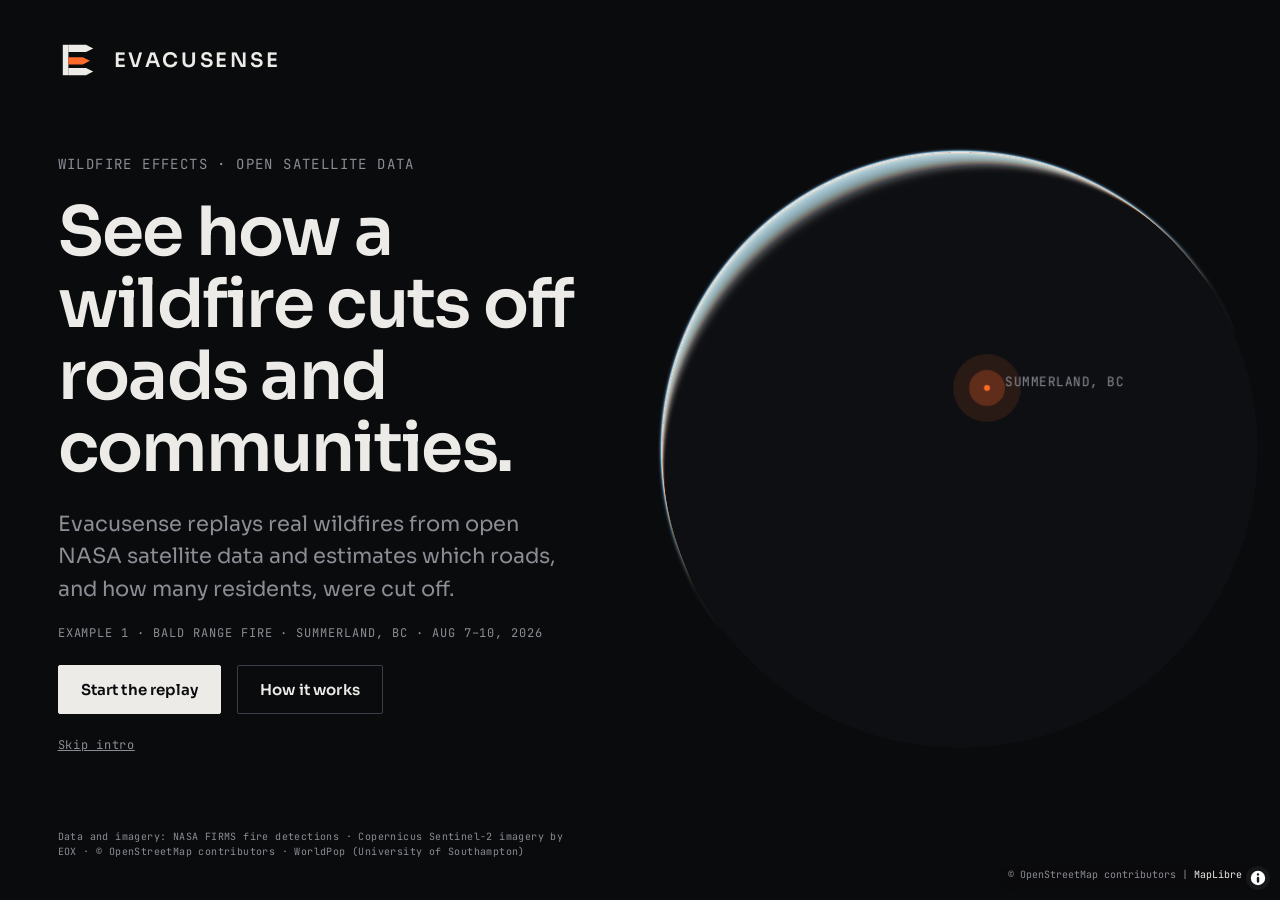
<file: web/index.html>
<!DOCTYPE html>
<html lang="en">
<head>
  <meta charset="utf-8">
  <meta name="viewport" content="width=device-width, initial-scale=1">
  <title>Evacusense</title>
  <link rel="icon" type="image/svg+xml" href="img/evacusense-icon.svg">
  <meta name="theme-color" content="#0a0b0d">
  <link rel="stylesheet" href="vendor/maplibre-gl.css">
  <link rel="stylesheet" href="evacusense-theme.css">   <!-- design handoff (tokens + components) -->
  <link rel="stylesheet" href="style.css">              <!-- app layout and behaviour on top of it -->
</head>
<body class="loading landing">
  <div id="map" class="es-map"></div>

  <!-- Loading screen: shown until the map and the data are ready -->
  <div id="loading" role="status">
    <img src="img/evacusense-icon.svg" alt="" width="48" height="48">
    <p id="loading-text">Loading map and data&hellip;</p>
  </div>

  <!-- Landing: shown until you press Start or Skip intro. The globe is the map itself, on the right. -->
  <section id="landing">
    <div class="es-brand"><img src="img/evacusense-icon.svg" alt="" width="40" height="40"><span>EVACUSENSE</span></div>
    <div class="es-copy">
      <p class="es-eyebrow">Wildfire effects &middot; open satellite data</p>
      <h1 class="es-title">See how a wildfire cuts off roads and communities.</h1>
      <p class="es-lede">Evacusense replays real wildfires from open NASA satellite data and estimates which roads, and how many residents, were cut off.</p>
      <p id="example-landing" class="es-example"></p>
      <div class="es-actions">
        <button id="start" class="es-btn" type="button" disabled>Start the replay</button>
        <button id="how-btn" class="es-btn es-btn--secondary" type="button">How it works</button>
      </div>
      <a href="#" id="skip" class="es-skip">Skip intro</a>
    </div>
    <p id="credits" class="es-credits">Data and imagery: NASA FIRMS fire detections &middot; Copernicus Sentinel-2 imagery by EOX &middot;
      &copy; OpenStreetMap contributors &middot; WorldPop (University of Southampton)</p>
  </section>

  <!-- How it works: opened from the landing page -->
  <div id="how" hidden>
    <div class="how-card es-panel" role="dialog" aria-modal="true" aria-labelledby="how-title">
      <h2 id="how-title">How it works</h2>
      <p class="es-body">Evacusense lays real satellite fire detections over the real road network, step by step (every 3 hours), and
        estimates which roads and how many residents were likely cut off from every exit. The first example is the Bald Range fire near
        Summerland, BC (August 2026). More areas can be added.</p>
      <h3 class="es-label">Data</h3>
      <ul class="es-body">
        <li>Fire detections: NASA FIRMS (VIIRS and MODIS satellites)</li>
        <li>Satellite imagery: Copernicus Sentinel-2 cloudless, from EOX (2025 version, so it shows the land before the fire)</li>
        <li>Roads and places: OpenStreetMap</li>
        <li>Population: WorldPop 100 m grid (2025 estimate, modelled, not a census)</li>
        <li>Briefings: written by an AI model from the numbers above</li>
      </ul>
      <h3 class="es-label">How well it matches</h3>
      <p class="es-body">Checked against the official BC Wildfire Service fire perimeter: <strong>97%</strong> of detections fall inside it, and
        <strong>87%</strong> of its area has a detection within 1 km. Road closures and drive times are <em>not</em> validated.</p>
      <h3 class="es-label">Limits</h3>
      <ul class="es-body">
        <li>Satellites only see fire when they pass overhead, hours apart.</li>
        <li>&ldquo;Likely affected&rdquo; means within 100 m of a detection. It is not an official closure list.</li>
        <li>Drive times are estimated minimums (free-flow, no congestion) from sample points in the example area.</li>
        <li>In the Summerland example, the official Highway 97 closure was longer than what the map marks, and no detections were found near Peachland.</li>
        <li>The AI briefings have not been reviewed by native speakers.</li>
      </ul>
      <p class="es-disclaimer"><strong>Not official guidance.</strong> This is an illustrative planning tool built from public data.
        For real evacuations follow BC Wildfire Service, EmergencyInfoBC and local evacuation orders.</p>
      <button id="how-close" class="es-btn es-btn--secondary" type="button">Close</button>
    </div>
  </div>

  <!-- Replay panel: appears once the replay starts -->
  <aside id="panel" class="es-panel es-sidebar">
    <div class="es-panel-head">
      <div class="es-brand es-brand--small"><img src="img/evacusense-icon.svg" alt="" width="22" height="22"><span>EVACUSENSE</span></div>
      <span class="es-panel-actions">
        <button id="tour-btn" class="es-link" type="button" title="Show the guided tour again">Tour</button>
        <button id="intro-btn" class="es-link" type="button" title="Go back to the intro globe">Intro</button>
        <button id="panel-hide" class="es-link" type="button" title="Hide this panel to see more of the map">Hide</button>
      </span>
    </div>
    <p id="example-panel" class="es-example es-example--small"></p>
    <p id="basemap-note" class="es-note" hidden>Satellite imagery could not load, so the Streets map is showing. Press Satellite to try again.</p>

    <section id="tour-data" class="es-data" aria-label="Data">
      <div class="es-tabs" role="tablist" aria-orientation="vertical" aria-label="Data">
        <span class="es-tabs-title">Data</span>
        <span class="es-tab-indicator" aria-hidden="true"></span>
        <button class="es-tab" role="tab" id="tab-summary" data-tab="summary" aria-selected="true" aria-controls="pane-summary" type="button">Summary</button>
        <button class="es-tab" role="tab" id="tab-moments" data-tab="moments" aria-selected="false" aria-controls="pane-moments" tabindex="-1" type="button">Moments</button>
        <button class="es-tab" role="tab" id="tab-briefing" data-tab="briefing" aria-selected="false" aria-controls="pane-briefing" tabindex="-1" type="button">Briefing</button>
        <button class="es-tab" role="tab" id="tab-areas" data-tab="areas" aria-selected="false" aria-controls="pane-areas" tabindex="-1" type="button">Areas <span id="areas-count" class="es-tab-count">0</span></button>
        <button class="es-tab" role="tab" id="tab-drive" data-tab="drive" aria-selected="false" aria-controls="pane-drive" tabindex="-1" type="button">Drive</button>
        <button class="es-tab" role="tab" id="tab-routes" data-tab="routes" aria-selected="false" aria-controls="pane-routes" tabindex="-1" type="button">Routes</button>
        <button class="es-tab" role="tab" id="tab-burn" data-tab="burn" aria-selected="false" aria-controls="pane-burn" tabindex="-1" type="button">Burn scar</button>
        <button class="es-tab" role="tab" id="tab-about" data-tab="about" aria-selected="false" aria-controls="pane-about" tabindex="-1" type="button">About</button>
      </div>
      <div class="es-panes">
        <div id="pane-summary" class="es-pane" role="tabpanel" aria-labelledby="tab-summary">
          <h3 class="es-pane-title">At this moment</h3>
          <div id="tour-stats" class="es-stat-list">
            <div class="es-stat-row">
              <div><div class="es-stat-title">Fire detections</div><div class="es-stat-desc">Hot spots seen by satellites</div></div>
              <span id="s-fires" class="es-number">&ndash;</span>
            </div>
            <div class="es-stat-row">
              <div><div class="es-stat-title">Roads affected</div><div class="es-stat-desc">Segments within 100 m of a detection</div></div>
              <span class="es-number"><span id="s-roads" class="es-est">&ndash;</span><span class="es-est-tag">est.</span></span>
            </div>
            <div class="es-stat-row">
              <div><div class="es-stat-title">Residents cut off</div><div class="es-stat-desc">Range: no drivable route out</div></div>
              <span class="es-number"><span id="s-res" class="es-est">&ndash;</span><span class="es-est-tag">est.</span></span>
            </div>
          </div>

          <p id="crosscheck-note" class="es-note" hidden></p>
        </div>
        <div id="pane-moments" class="es-pane" role="tabpanel" aria-labelledby="tab-moments" hidden>
          <h3 class="es-pane-title">Key moments</h3>
          <div id="moments-list"></div>
        </div>
        <div id="pane-briefing" class="es-pane" role="tabpanel" aria-labelledby="tab-briefing" hidden>
          <h3 class="es-pane-title">Briefing</h3>
          <div class="es-brief-head">
            <span class="es-label">AI-written, not official</span>
            <select id="lang" class="es-select" aria-label="Briefing language" disabled></select>
          </div>
          <div id="briefing" class="es-body"><p class="es-note">No briefings found. Run data_prep/07_briefings.py (see README).</p></div>
        </div>
        <div id="pane-areas" class="es-pane" role="tabpanel" aria-labelledby="tab-areas" hidden>
          <h3 class="es-pane-title">Areas cut off</h3>
          <p class="es-note es-pane-sub">1 km squares where most residents have lost every route to an exit. Time is counted from the first satellite detection.</p>
          <div id="areas-list"></div>
        </div>
        <div id="pane-drive" class="es-pane" role="tabpanel" aria-labelledby="tab-drive" hidden>
          <h3 class="es-pane-title">Minimum drive to an exit</h3>
          <div class="es-row"><span>Longest</span><span><span id="s-longest" class="es-est">&ndash;</span><span class="es-est-tag">est.</span></span></div>
          <div class="es-row"><span>Average</span><span><span id="s-mean" class="es-est">&ndash;</span><span class="es-est-tag">est.</span></span></div>
          <p class="es-note">Free-flow, no congestion, from 74 sample points in the example area.</p>
        </div>
        <div id="pane-routes" class="es-pane" role="tabpanel" aria-labelledby="tab-routes" hidden>
          <h3 class="es-pane-title">Route replay</h3>
          <fieldset class="rr-scenarios">
            <legend class="es-label">Scenario</legend>
            <label class="es-radio"><input type="radio" name="rr-scenario" value="fire" checked><span class="es-radio-dot" aria-hidden="true"></span>Fire detections only</label>
            <label class="es-radio"><input type="radio" name="rr-scenario" value="closure"><span class="es-radio-dot" aria-hidden="true"></span>What if the official Hwy 97 closure were impassable</label>
          </fieldset>
          <div class="es-label rr-label">Starting point</div>
          <div id="rr-list" class="rr-list"><p class="es-note">Loading&hellip;</p></div>
          <div id="rr-status" class="rr-status" aria-live="polite"></div>
          <svg id="rr-chart" class="rr-chart" viewBox="0 0 240 96" role="img" aria-label="Estimated minimum drive time over the replay"></svg>
          <p class="es-note rr-caption">estimated minimum drive time (free-flow, no congestion)</p>
          <p class="es-note rr-wording">Pick a starting point to see the fastest route to an exit at each moment in one &ldquo;what if&rdquo; scenario. These are routes a driver <em>could</em> take in each scenario, not routes people took. The real closure conditions are unknown.
            The closure is applied from Aug 8, 12:45 pm PDT, the first documented time (the first 3-hour step to include it is 3 pm).
            Combining the closure with the fire marks would seal everyone in, so that combination is not shown.
            Illustrative estimate from public data, not official guidance.</p>
        </div>
        <div id="pane-burn" class="es-pane" role="tabpanel" aria-labelledby="tab-burn" hidden>
          <h3 class="es-pane-title">Burn scar</h3>
          <p class="es-note es-pane-sub">Sentinel-2 satellite images of the same ground. Drag the divider on the map: left is before the fire, right is after. Click-to-inspect is switched off in this view.</p>
          <div class="es-dates">
            <div><span class="es-label">Before</span><span id="burn-date-before" class="es-date-val">&ndash;</span></div>
            <div><span class="es-label">After</span><span id="burn-date-after" class="es-date-val">&ndash;</span></div>
          </div>
          <label class="es-switch"><input id="burn-dnbr-toggle" type="checkbox"><span class="es-switch-box" aria-hidden="true"></span>Show burn severity</label>
          <div id="burn-legend" class="es-burn-legend" hidden>
            <div class="es-label">Burn severity estimated from Sentinel-2 (dNBR)</div>
            <div id="burn-ramp"></div>
            <div class="es-burn-key"><span class="es-burn-line"></span>Official BCWS perimeter</div>
          </div>
          <div class="es-stat-list es-burn-stats">
            <div class="es-stat-row">
              <div><div class="es-stat-title">Sentinel-2 burn index</div><div class="es-stat-desc">Share of the official perimeter with a burn signal</div></div>
              <span class="es-number"><span id="burn-share" class="es-est">&ndash;</span><span class="es-est-tag">est.</span></span>
            </div>
            <div class="es-stat-row">
              <div><div class="es-stat-title">FIRMS detections</div><div class="es-stat-desc">Share of the perimeter within 1 km of a detection</div></div>
              <span class="es-number"><span id="burn-firms" class="es-est">&ndash;</span></span>
            </div>
          </div>
          <p id="burn-note" class="es-note"></p>
        </div>
        <div id="pane-about" class="es-pane" role="tabpanel" aria-labelledby="tab-about" hidden>
          <h3 class="es-pane-title">About these figures</h3>
          <p class="es-note">Residents come from WorldPop 100 m gridded population (2025 estimate, approximate), with each cell&rsquo;s people
            assigned to the nearest road node; &ldquo;cut off&rdquo; means no drivable route to an exit once likely-affected roads are removed.
            Drive times are estimated minimums (free-flow, no congestion) using OSM speed limits where tagged (about 15% of roads) and default
            speeds otherwise. &ldquo;Cut off +9.4 h&rdquo; means that many hours after the first satellite detection, most of an area&rsquo;s
            residents had lost every route to an exit. Satellites only see fire when they pass over. In the Summerland example, no detections
            were found near Peachland.</p>
          <p class="es-note">The headline range (820 to 1,440 est.) is the default scenario. Two separate tests give different answers: treating only the official Highway 97 closure as closed gives about 390 (est.), and treating both together as closed seals in nearly everyone (about 13,000), which cannot be right because Summerland was evacuated. The live figure does not change with these tests.</p>
        </div>
      </div>
    </section>

    <p class="es-disclaimer">Figures are estimates from public data, not an official evacuation order or guidance.
      Follow BC Wildfire Service, EmergencyInfoBC and local authorities.</p>
  </aside>

  <!-- Map legend, bottom-right -->
  <!-- Time bar along the bottom: big date and time, play, and the playhead -->
  <div id="timebar" class="es-panel" aria-label="Replay time">
      <div id="tour-time">
        <div class="es-label">Replay date and time &middot; Pacific &middot; 2026</div>
        <div class="es-date-row"><span id="clock-date" class="es-date">&ndash;</span><span id="clock" class="es-clock">&ndash;</span></div>
      </div>

      <div id="tour-controls" class="es-controls">
        <button id="play" class="es-play" type="button" data-state="paused">Play</button>
        <div class="es-slider-block">
          <div id="slider-marks" class="es-marks" aria-label="Key moments and briefings"></div>
        <div class="es-slider-wrap">
            <div id="slider-ticks" class="es-ticks"></div>
            <div id="slider-fill" class="es-slider-fill"></div>
            <input id="slider" class="es-slider-native" type="range" min="0" max="0" value="0" step="1" aria-label="Time step">
          </div>
          <div id="slider-days" class="es-days"></div>
        </div>
      </div>
  </div>
  <button id="panel-open" class="es-link" type="button" hidden>Panel</button>

  <div id="legend" class="es-legend">
    <div><span class="es-swatch es-swatch--fire"></span>Fire detection</div>
    <div><span class="es-swatch es-swatch--road"></span>Affected road</div>
    <div><span class="es-swatch es-swatch--exit"></span>Exit route</div>
    <div><span class="es-swatch es-swatch--point"></span>Exit and sample points</div>
    <div class="es-legend-note">Places appear when zoomed in</div>
    <div class="es-legend-note">Click an empty spot to inspect it</div>
  </div>

  <div id="burn-divider" aria-label="Before and after divider" role="slider" tabindex="0" aria-valuemin="0" aria-valuemax="100" hidden>
    <span class="burn-tag burn-tag--before" id="burn-tag-before"></span>
    <span class="burn-tag burn-tag--after" id="burn-tag-after"></span>
    <span class="burn-grip" aria-hidden="true"></span>
  </div>
  <p id="burn-caption" class="es-credits" hidden></p>

  <aside id="inspect" class="es-panel" role="dialog" aria-label="Inspect a point" hidden>
    <div class="inspect-head">
      <span id="inspect-title" class="es-label">Inspect</span>
      <button id="inspect-close" class="inspect-x" type="button" aria-label="Close" title="Close (Esc)">&times;</button>
    </div>
    <div id="inspect-body"></div>
    <div id="inspect-foot"></div>
  </aside>

  <div id="mark-tip" role="tooltip" hidden></div>

  <script src="vendor/maplibre-gl.js"></script>
  <script src="tour.js"></script>
  <script src="app.js"></script>
  <script src="inspect.js"></script>
  <script src="routes.js"></script>
</body>
</html>
</file>
<file: web/vendor/maplibre-gl.css>
.maplibregl-map{font:12px/20px Helvetica Neue,Arial,Helvetica,sans-serif;overflow:hidden;position:relative;-webkit-tap-highlight-color:rgb(0 0 0/0)}.maplibregl-canvas{left:0;position:absolute;top:0}.maplibregl-map:fullscreen{height:100%;width:100%}.maplibregl-ctrl-group button.maplibregl-ctrl-compass{touch-action:none}.maplibregl-canvas-container.maplibregl-interactive,.maplibregl-ctrl-group button.maplibregl-ctrl-compass{cursor:grab;-webkit-user-select:none;-moz-user-select:none;user-select:none}.maplibregl-canvas-container.maplibregl-interactive.maplibregl-track-pointer{cursor:pointer}.maplibregl-canvas-container.maplibregl-interactive:active,.maplibregl-ctrl-group button.maplibregl-ctrl-compass:active{cursor:grabbing}.maplibregl-canvas-container.maplibregl-touch-zoom-rotate,.maplibregl-canvas-container.maplibregl-touch-zoom-rotate .maplibregl-canvas{touch-action:pan-x pan-y}.maplibregl-canvas-container.maplibregl-touch-drag-pan,.maplibregl-canvas-container.maplibregl-touch-drag-pan .maplibregl-canvas{touch-action:pinch-zoom}.maplibregl-canvas-container.maplibregl-touch-zoom-rotate.maplibregl-touch-drag-pan,.maplibregl-canvas-container.maplibregl-touch-zoom-rotate.maplibregl-touch-drag-pan .maplibregl-canvas{touch-action:none}.maplibregl-canvas-container.maplibregl-touch-drag-pan.maplibregl-cooperative-gestures,.maplibregl-canvas-container.maplibregl-touch-drag-pan.maplibregl-cooperative-gestures .maplibregl-canvas{touch-action:pan-x pan-y}.maplibregl-ctrl-bottom-left,.maplibregl-ctrl-bottom-right,.maplibregl-ctrl-top-left,.maplibregl-ctrl-top-right{pointer-events:none;position:absolute;z-index:2}.maplibregl-ctrl-top-left{left:0;top:0}.maplibregl-ctrl-top-right{right:0;top:0}.maplibregl-ctrl-bottom-left{bottom:0;left:0}.maplibregl-ctrl-bottom-right{bottom:0;right:0}.maplibregl-ctrl{clear:both;pointer-events:auto;transform:translate(0)}.maplibregl-ctrl-top-left .maplibregl-ctrl{float:left;margin:10px 0 0 10px}.maplibregl-ctrl-top-right .maplibregl-ctrl{float:right;margin:10px 10px 0 0}.maplibregl-ctrl-bottom-left .maplibregl-ctrl{float:left;margin:0 0 10px 10px}.maplibregl-ctrl-bottom-right .maplibregl-ctrl{float:right;margin:0 10px 10px 0}.maplibregl-ctrl-group{background:#fff;border-radius:4px}.maplibregl-ctrl-group:not(:empty){box-shadow:0 0 0 2px rgba(0,0,0,.1)}@media (forced-colors:active){.maplibregl-ctrl-group:not(:empty){box-shadow:0 0 0 2px ButtonText}}.maplibregl-ctrl-group button{background-color:transparent;border:0;box-sizing:border-box;cursor:pointer;display:block;height:29px;outline:none;padding:0;width:29px}.maplibregl-ctrl-group button+button{border-top:1px solid #ddd}.maplibregl-ctrl button .maplibregl-ctrl-icon{background-position:50%;background-repeat:no-repeat;display:block;height:100%;width:100%}@media (forced-colors:active){.maplibregl-ctrl-icon{background-color:transparent}.maplibregl-ctrl-group button+button{border-top:1px solid ButtonText}}.maplibregl-ctrl button::-moz-focus-inner{border:0;padding:0}.maplibregl-ctrl-attrib-button:focus,.maplibregl-ctrl-group button:focus{box-shadow:0 0 2px 2px #0096ff}.maplibregl-ctrl button:disabled{cursor:not-allowed}.maplibregl-ctrl button:disabled .maplibregl-ctrl-icon{opacity:.25}@media (hover:hover){.maplibregl-ctrl button:not(:disabled):hover{background-color:rgba(0,0,0,.05)}}.maplibregl-ctrl button:not(:disabled):active{background-color:rgba(0,0,0,.05)}.maplibregl-ctrl-group button:focus:focus-visible{box-shadow:0 0 2px 2px #0096ff}.maplibregl-ctrl-group button:focus:not(:focus-visible){box-shadow:none}.maplibregl-ctrl-group button:focus:first-child{border-radius:4px 4px 0 0}.maplibregl-ctrl-group button:focus:last-child{border-radius:0 0 4px 4px}.maplibregl-ctrl-group button:focus:only-child{border-radius:inherit}.maplibregl-ctrl button.maplibregl-ctrl-zoom-out .maplibregl-ctrl-icon{background-image:url("data:image/svg+xml;charset=utf-8,%3Csvg xmlns='http://www.w3.org/2000/svg' width='29' height='29' fill='%23333' viewBox='0 0 29 29'%3E%3Cpath d='M10 13c-.75 0-1.5.75-1.5 1.5S9.25 16 10 16h9c.75 0 1.5-.75 1.5-1.5S19.75 13 19 13z'/%3E%3C/svg%3E")}.maplibregl-ctrl button.maplibregl-ctrl-zoom-in .maplibregl-ctrl-icon{background-image:url("data:image/svg+xml;charset=utf-8,%3Csvg xmlns='http://www.w3.org/2000/svg' width='29' height='29' fill='%23333' viewBox='0 0 29 29'%3E%3Cpath d='M14.5 8.5c-.75 0-1.5.75-1.5 1.5v3h-3c-.75 0-1.5.75-1.5 1.5S9.25 16 10 16h3v3c0 .75.75 1.5 1.5 1.5S16 19.75 16 19v-3h3c.75 0 1.5-.75 1.5-1.5S19.75 13 19 13h-3v-3c0-.75-.75-1.5-1.5-1.5'/%3E%3C/svg%3E")}@media (forced-colors:active){.maplibregl-ctrl button.maplibregl-ctrl-zoom-out .maplibregl-ctrl-icon{background-image:url("data:image/svg+xml;charset=utf-8,%3Csvg xmlns='http://www.w3.org/2000/svg' width='29' height='29' fill='%23fff' viewBox='0 0 29 29'%3E%3Cpath d='M10 13c-.75 0-1.5.75-1.5 1.5S9.25 16 10 16h9c.75 0 1.5-.75 1.5-1.5S19.75 13 19 13z'/%3E%3C/svg%3E")}.maplibregl-ctrl button.maplibregl-ctrl-zoom-in .maplibregl-ctrl-icon{background-image:url("data:image/svg+xml;charset=utf-8,%3Csvg xmlns='http://www.w3.org/2000/svg' width='29' height='29' fill='%23fff' viewBox='0 0 29 29'%3E%3Cpath d='M14.5 8.5c-.75 0-1.5.75-1.5 1.5v3h-3c-.75 0-1.5.75-1.5 1.5S9.25 16 10 16h3v3c0 .75.75 1.5 1.5 1.5S16 19.75 16 19v-3h3c.75 0 1.5-.75 1.5-1.5S19.75 13 19 13h-3v-3c0-.75-.75-1.5-1.5-1.5'/%3E%3C/svg%3E")}}@media (forced-colors:active) and (prefers-color-scheme:light){.maplibregl-ctrl button.maplibregl-ctrl-zoom-out .maplibregl-ctrl-icon{background-image:url("data:image/svg+xml;charset=utf-8,%3Csvg xmlns='http://www.w3.org/2000/svg' width='29' height='29' viewBox='0 0 29 29'%3E%3Cpath d='M10 13c-.75 0-1.5.75-1.5 1.5S9.25 16 10 16h9c.75 0 1.5-.75 1.5-1.5S19.75 13 19 13z'/%3E%3C/svg%3E")}.maplibregl-ctrl button.maplibregl-ctrl-zoom-in .maplibregl-ctrl-icon{background-image:url("data:image/svg+xml;charset=utf-8,%3Csvg xmlns='http://www.w3.org/2000/svg' width='29' height='29' viewBox='0 0 29 29'%3E%3Cpath d='M14.5 8.5c-.75 0-1.5.75-1.5 1.5v3h-3c-.75 0-1.5.75-1.5 1.5S9.25 16 10 16h3v3c0 .75.75 1.5 1.5 1.5S16 19.75 16 19v-3h3c.75 0 1.5-.75 1.5-1.5S19.75 13 19 13h-3v-3c0-.75-.75-1.5-1.5-1.5'/%3E%3C/svg%3E")}}.maplibregl-ctrl button.maplibregl-ctrl-fullscreen .maplibregl-ctrl-icon{background-image:url("data:image/svg+xml;charset=utf-8,%3Csvg xmlns='http://www.w3.org/2000/svg' width='29' height='29' fill='%23333' viewBox='0 0 29 29'%3E%3Cpath d='M24 16v5.5c0 1.75-.75 2.5-2.5 2.5H16v-1l3-1.5-4-5.5 1-1 5.5 4 1.5-3zM6 16l1.5 3 5.5-4 1 1-4 5.5 3 1.5v1H7.5C5.75 24 5 23.25 5 21.5V16zm7-11v1l-3 1.5 4 5.5-1 1-5.5-4L6 13H5V7.5C5 5.75 5.75 5 7.5 5zm11 2.5c0-1.75-.75-2.5-2.5-2.5H16v1l3 1.5-4 5.5 1 1 5.5-4 1.5 3h1z'/%3E%3C/svg%3E")}.maplibregl-ctrl button.maplibregl-ctrl-shrink .maplibregl-ctrl-icon{background-image:url("data:image/svg+xml;charset=utf-8,%3Csvg xmlns='http://www.w3.org/2000/svg' width='29' height='29' viewBox='0 0 29 29'%3E%3Cpath d='M18.5 16c-1.75 0-2.5.75-2.5 2.5V24h1l1.5-3 5.5 4 1-1-4-5.5 3-1.5v-1zM13 18.5c0-1.75-.75-2.5-2.5-2.5H5v1l3 1.5L4 24l1 1 5.5-4 1.5 3h1zm3-8c0 1.75.75 2.5 2.5 2.5H24v-1l-3-1.5L25 5l-1-1-5.5 4L17 5h-1zM10.5 13c1.75 0 2.5-.75 2.5-2.5V5h-1l-1.5 3L5 4 4 5l4 5.5L5 12v1z'/%3E%3C/svg%3E")}@media (forced-colors:active){.maplibregl-ctrl button.maplibregl-ctrl-fullscreen .maplibregl-ctrl-icon{background-image:url("data:image/svg+xml;charset=utf-8,%3Csvg xmlns='http://www.w3.org/2000/svg' width='29' height='29' fill='%23fff' viewBox='0 0 29 29'%3E%3Cpath d='M24 16v5.5c0 1.75-.75 2.5-2.5 2.5H16v-1l3-1.5-4-5.5 1-1 5.5 4 1.5-3zM6 16l1.5 3 5.5-4 1 1-4 5.5 3 1.5v1H7.5C5.75 24 5 23.25 5 21.5V16zm7-11v1l-3 1.5 4 5.5-1 1-5.5-4L6 13H5V7.5C5 5.75 5.75 5 7.5 5zm11 2.5c0-1.75-.75-2.5-2.5-2.5H16v1l3 1.5-4 5.5 1 1 5.5-4 1.5 3h1z'/%3E%3C/svg%3E")}.maplibregl-ctrl button.maplibregl-ctrl-shrink .maplibregl-ctrl-icon{background-image:url("data:image/svg+xml;charset=utf-8,%3Csvg xmlns='http://www.w3.org/2000/svg' width='29' height='29' fill='%23fff' viewBox='0 0 29 29'%3E%3Cpath d='M18.5 16c-1.75 0-2.5.75-2.5 2.5V24h1l1.5-3 5.5 4 1-1-4-5.5 3-1.5v-1zM13 18.5c0-1.75-.75-2.5-2.5-2.5H5v1l3 1.5L4 24l1 1 5.5-4 1.5 3h1zm3-8c0 1.75.75 2.5 2.5 2.5H24v-1l-3-1.5L25 5l-1-1-5.5 4L17 5h-1zM10.5 13c1.75 0 2.5-.75 2.5-2.5V5h-1l-1.5 3L5 4 4 5l4 5.5L5 12v1z'/%3E%3C/svg%3E")}}@media (forced-colors:active) and (prefers-color-scheme:light){.maplibregl-ctrl button.maplibregl-ctrl-fullscreen .maplibregl-ctrl-icon{background-image:url("data:image/svg+xml;charset=utf-8,%3Csvg xmlns='http://www.w3.org/2000/svg' width='29' height='29' viewBox='0 0 29 29'%3E%3Cpath d='M24 16v5.5c0 1.75-.75 2.5-2.5 2.5H16v-1l3-1.5-4-5.5 1-1 5.5 4 1.5-3zM6 16l1.5 3 5.5-4 1 1-4 5.5 3 1.5v1H7.5C5.75 24 5 23.25 5 21.5V16zm7-11v1l-3 1.5 4 5.5-1 1-5.5-4L6 13H5V7.5C5 5.75 5.75 5 7.5 5zm11 2.5c0-1.75-.75-2.5-2.5-2.5H16v1l3 1.5-4 5.5 1 1 5.5-4 1.5 3h1z'/%3E%3C/svg%3E")}.maplibregl-ctrl button.maplibregl-ctrl-shrink .maplibregl-ctrl-icon{background-image:url("data:image/svg+xml;charset=utf-8,%3Csvg xmlns='http://www.w3.org/2000/svg' width='29' height='29' viewBox='0 0 29 29'%3E%3Cpath d='M18.5 16c-1.75 0-2.5.75-2.5 2.5V24h1l1.5-3 5.5 4 1-1-4-5.5 3-1.5v-1zM13 18.5c0-1.75-.75-2.5-2.5-2.5H5v1l3 1.5L4 24l1 1 5.5-4 1.5 3h1zm3-8c0 1.75.75 2.5 2.5 2.5H24v-1l-3-1.5L25 5l-1-1-5.5 4L17 5h-1zM10.5 13c1.75 0 2.5-.75 2.5-2.5V5h-1l-1.5 3L5 4 4 5l4 5.5L5 12v1z'/%3E%3C/svg%3E")}}.maplibregl-ctrl button.maplibregl-ctrl-compass .maplibregl-ctrl-icon{background-image:url("data:image/svg+xml;charset=utf-8,%3Csvg xmlns='http://www.w3.org/2000/svg' width='29' height='29' fill='%23333' viewBox='0 0 29 29'%3E%3Cpath d='m10.5 14 4-8 4 8z'/%3E%3Cpath fill='%23ccc' d='m10.5 16 4 8 4-8z'/%3E%3C/svg%3E")}@media (forced-colors:active){.maplibregl-ctrl button.maplibregl-ctrl-compass .maplibregl-ctrl-icon{background-image:url("data:image/svg+xml;charset=utf-8,%3Csvg xmlns='http://www.w3.org/2000/svg' width='29' height='29' fill='%23fff' viewBox='0 0 29 29'%3E%3Cpath d='m10.5 14 4-8 4 8z'/%3E%3Cpath fill='%23ccc' d='m10.5 16 4 8 4-8z'/%3E%3C/svg%3E")}}@media (forced-colors:active) and (prefers-color-scheme:light){.maplibregl-ctrl button.maplibregl-ctrl-compass .maplibregl-ctrl-icon{background-image:url("data:image/svg+xml;charset=utf-8,%3Csvg xmlns='http://www.w3.org/2000/svg' width='29' height='29' viewBox='0 0 29 29'%3E%3Cpath d='m10.5 14 4-8 4 8z'/%3E%3Cpath fill='%23ccc' d='m10.5 16 4 8 4-8z'/%3E%3C/svg%3E")}}.maplibregl-ctrl button.maplibregl-ctrl-globe .maplibregl-ctrl-icon{background-image:url("data:image/svg+xml;charset=utf-8,%3Csvg xmlns='http://www.w3.org/2000/svg' width='22' height='22' fill='none' stroke='%23333' viewBox='0 0 22 22'%3E%3Ccircle cx='11' cy='11' r='8.5'/%3E%3Cpath d='M17.5 11c0 4.819-3.02 8.5-6.5 8.5S4.5 15.819 4.5 11 7.52 2.5 11 2.5s6.5 3.681 6.5 8.5Z'/%3E%3Cpath d='M13.5 11c0 2.447-.331 4.64-.853 6.206-.262.785-.562 1.384-.872 1.777-.314.399-.58.517-.775.517s-.461-.118-.775-.517c-.31-.393-.61-.992-.872-1.777C8.831 15.64 8.5 13.446 8.5 11s.331-4.64.853-6.206c.262-.785.562-1.384.872-1.777.314-.399.58-.517.775-.517s.461.118.775.517c.31.393.61.992.872 1.777.522 1.565.853 3.76.853 6.206Z'/%3E%3Cpath d='M11 7.5c-1.909 0-3.622-.166-4.845-.428-.616-.132-1.08-.283-1.379-.434a1.3 1.3 0 0 1-.224-.138q.07-.058.224-.138c.299-.151.763-.302 1.379-.434C7.378 5.666 9.091 5.5 11 5.5s3.622.166 4.845.428c.616.132 1.08.283 1.379.434.105.053.177.1.224.138q-.07.058-.224.138c-.299.151-.763.302-1.379.434-1.223.262-2.936.428-4.845.428ZM4.486 6.436ZM11 16.5c-1.909 0-3.622-.166-4.845-.428-.616-.132-1.08-.283-1.379-.434a1.3 1.3 0 0 1-.224-.138 1.3 1.3 0 0 1 .224-.138c.299-.151.763-.302 1.379-.434C7.378 14.666 9.091 14.5 11 14.5s3.622.166 4.845.428c.616.132 1.08.283 1.379.434.105.053.177.1.224.138a1.3 1.3 0 0 1-.224.138c-.299.151-.763.302-1.379.434-1.223.262-2.936.428-4.845.428Zm-6.514-1.064ZM11 12.5c-2.46 0-4.672-.222-6.255-.574-.796-.177-1.406-.38-1.805-.59a1.5 1.5 0 0 1-.39-.272.3.3 0 0 1-.047-.064.3.3 0 0 1 .048-.064c.066-.073.189-.167.389-.272.399-.21 1.009-.413 1.805-.59C6.328 9.722 8.54 9.5 11 9.5s4.672.222 6.256.574c.795.177 1.405.38 1.804.59.2.105.323.2.39.272a.3.3 0 0 1 .047.064.3.3 0 0 1-.048.064 1.4 1.4 0 0 1-.389.272c-.399.21-1.009.413-1.804.59-1.584.352-3.796.574-6.256.574Zm-8.501-1.51v.002zm0 .018v.002zm17.002.002v-.002zm0-.018v-.002z'/%3E%3C/svg%3E")}.maplibregl-ctrl button.maplibregl-ctrl-globe-enabled .maplibregl-ctrl-icon{background-image:url("data:image/svg+xml;charset=utf-8,%3Csvg xmlns='http://www.w3.org/2000/svg' width='22' height='22' fill='none' stroke='%2333b5e5' viewBox='0 0 22 22'%3E%3Ccircle cx='11' cy='11' r='8.5'/%3E%3Cpath d='M17.5 11c0 4.819-3.02 8.5-6.5 8.5S4.5 15.819 4.5 11 7.52 2.5 11 2.5s6.5 3.681 6.5 8.5Z'/%3E%3Cpath d='M13.5 11c0 2.447-.331 4.64-.853 6.206-.262.785-.562 1.384-.872 1.777-.314.399-.58.517-.775.517s-.461-.118-.775-.517c-.31-.393-.61-.992-.872-1.777C8.831 15.64 8.5 13.446 8.5 11s.331-4.64.853-6.206c.262-.785.562-1.384.872-1.777.314-.399.58-.517.775-.517s.461.118.775.517c.31.393.61.992.872 1.777.522 1.565.853 3.76.853 6.206Z'/%3E%3Cpath d='M11 7.5c-1.909 0-3.622-.166-4.845-.428-.616-.132-1.08-.283-1.379-.434a1.3 1.3 0 0 1-.224-.138q.07-.058.224-.138c.299-.151.763-.302 1.379-.434C7.378 5.666 9.091 5.5 11 5.5s3.622.166 4.845.428c.616.132 1.08.283 1.379.434.105.053.177.1.224.138q-.07.058-.224.138c-.299.151-.763.302-1.379.434-1.223.262-2.936.428-4.845.428ZM4.486 6.436ZM11 16.5c-1.909 0-3.622-.166-4.845-.428-.616-.132-1.08-.283-1.379-.434a1.3 1.3 0 0 1-.224-.138 1.3 1.3 0 0 1 .224-.138c.299-.151.763-.302 1.379-.434C7.378 14.666 9.091 14.5 11 14.5s3.622.166 4.845.428c.616.132 1.08.283 1.379.434.105.053.177.1.224.138a1.3 1.3 0 0 1-.224.138c-.299.151-.763.302-1.379.434-1.223.262-2.936.428-4.845.428Zm-6.514-1.064ZM11 12.5c-2.46 0-4.672-.222-6.255-.574-.796-.177-1.406-.38-1.805-.59a1.5 1.5 0 0 1-.39-.272.3.3 0 0 1-.047-.064.3.3 0 0 1 .048-.064c.066-.073.189-.167.389-.272.399-.21 1.009-.413 1.805-.59C6.328 9.722 8.54 9.5 11 9.5s4.672.222 6.256.574c.795.177 1.405.38 1.804.59.2.105.323.2.39.272a.3.3 0 0 1 .047.064.3.3 0 0 1-.048.064 1.4 1.4 0 0 1-.389.272c-.399.21-1.009.413-1.804.59-1.584.352-3.796.574-6.256.574Zm-8.501-1.51v.002zm0 .018v.002zm17.002.002v-.002zm0-.018v-.002z'/%3E%3C/svg%3E")}.maplibregl-ctrl button.maplibregl-ctrl-terrain .maplibregl-ctrl-icon{background-image:url("data:image/svg+xml;charset=utf-8,%3Csvg xmlns='http://www.w3.org/2000/svg' width='22' height='22' fill='%23333' viewBox='0 0 22 22'%3E%3Cpath d='m1.754 13.406 4.453-4.851 3.09 3.09 3.281 3.277.969-.969-3.309-3.312 3.844-4.121 6.148 6.886h1.082v-.855l-7.207-8.07-4.84 5.187L6.169 6.57l-5.48 5.965v.871ZM.688 16.844h20.625v1.375H.688Zm0 0'/%3E%3C/svg%3E")}.maplibregl-ctrl button.maplibregl-ctrl-terrain-enabled .maplibregl-ctrl-icon{background-image:url("data:image/svg+xml;charset=utf-8,%3Csvg xmlns='http://www.w3.org/2000/svg' width='22' height='22' fill='%2333b5e5' viewBox='0 0 22 22'%3E%3Cpath d='m1.754 13.406 4.453-4.851 3.09 3.09 3.281 3.277.969-.969-3.309-3.312 3.844-4.121 6.148 6.886h1.082v-.855l-7.207-8.07-4.84 5.187L6.169 6.57l-5.48 5.965v.871ZM.688 16.844h20.625v1.375H.688Zm0 0'/%3E%3C/svg%3E")}.maplibregl-ctrl button.maplibregl-ctrl-geolocate .maplibregl-ctrl-icon{background-image:url("data:image/svg+xml;charset=utf-8,%3Csvg xmlns='http://www.w3.org/2000/svg' width='29' height='29' fill='%23333' viewBox='0 0 20 20'%3E%3Cpath d='M10 4C9 4 9 5 9 5v.1A5 5 0 0 0 5.1 9H5s-1 0-1 1 1 1 1 1h.1A5 5 0 0 0 9 14.9v.1s0 1 1 1 1-1 1-1v-.1a5 5 0 0 0 3.9-3.9h.1s1 0 1-1-1-1-1-1h-.1A5 5 0 0 0 11 5.1V5s0-1-1-1m0 2.5a3.5 3.5 0 1 1 0 7 3.5 3.5 0 1 1 0-7'/%3E%3Ccircle cx='10' cy='10' r='2'/%3E%3C/svg%3E")}.maplibregl-ctrl button.maplibregl-ctrl-geolocate:disabled .maplibregl-ctrl-icon{background-image:url("data:image/svg+xml;charset=utf-8,%3Csvg xmlns='http://www.w3.org/2000/svg' width='29' height='29' fill='%23aaa' viewBox='0 0 20 20'%3E%3Cpath d='M10 4C9 4 9 5 9 5v.1A5 5 0 0 0 5.1 9H5s-1 0-1 1 1 1 1 1h.1A5 5 0 0 0 9 14.9v.1s0 1 1 1 1-1 1-1v-.1a5 5 0 0 0 3.9-3.9h.1s1 0 1-1-1-1-1-1h-.1A5 5 0 0 0 11 5.1V5s0-1-1-1m0 2.5a3.5 3.5 0 1 1 0 7 3.5 3.5 0 1 1 0-7'/%3E%3Ccircle cx='10' cy='10' r='2'/%3E%3Cpath fill='red' d='m14 5 1 1-9 9-1-1z'/%3E%3C/svg%3E")}.maplibregl-ctrl button.maplibregl-ctrl-geolocate.maplibregl-ctrl-geolocate-active .maplibregl-ctrl-icon{background-image:url("data:image/svg+xml;charset=utf-8,%3Csvg xmlns='http://www.w3.org/2000/svg' width='29' height='29' fill='%2333b5e5' viewBox='0 0 20 20'%3E%3Cpath d='M10 4C9 4 9 5 9 5v.1A5 5 0 0 0 5.1 9H5s-1 0-1 1 1 1 1 1h.1A5 5 0 0 0 9 14.9v.1s0 1 1 1 1-1 1-1v-.1a5 5 0 0 0 3.9-3.9h.1s1 0 1-1-1-1-1-1h-.1A5 5 0 0 0 11 5.1V5s0-1-1-1m0 2.5a3.5 3.5 0 1 1 0 7 3.5 3.5 0 1 1 0-7'/%3E%3Ccircle cx='10' cy='10' r='2'/%3E%3C/svg%3E")}.maplibregl-ctrl button.maplibregl-ctrl-geolocate.maplibregl-ctrl-geolocate-active-error .maplibregl-ctrl-icon{background-image:url("data:image/svg+xml;charset=utf-8,%3Csvg xmlns='http://www.w3.org/2000/svg' width='29' height='29' fill='%23e58978' viewBox='0 0 20 20'%3E%3Cpath d='M10 4C9 4 9 5 9 5v.1A5 5 0 0 0 5.1 9H5s-1 0-1 1 1 1 1 1h.1A5 5 0 0 0 9 14.9v.1s0 1 1 1 1-1 1-1v-.1a5 5 0 0 0 3.9-3.9h.1s1 0 1-1-1-1-1-1h-.1A5 5 0 0 0 11 5.1V5s0-1-1-1m0 2.5a3.5 3.5 0 1 1 0 7 3.5 3.5 0 1 1 0-7'/%3E%3Ccircle cx='10' cy='10' r='2'/%3E%3C/svg%3E")}.maplibregl-ctrl button.maplibregl-ctrl-geolocate.maplibregl-ctrl-geolocate-background .maplibregl-ctrl-icon{background-image:url("data:image/svg+xml;charset=utf-8,%3Csvg xmlns='http://www.w3.org/2000/svg' width='29' height='29' fill='%2333b5e5' viewBox='0 0 20 20'%3E%3Cpath d='M10 4C9 4 9 5 9 5v.1A5 5 0 0 0 5.1 9H5s-1 0-1 1 1 1 1 1h.1A5 5 0 0 0 9 14.9v.1s0 1 1 1 1-1 1-1v-.1a5 5 0 0 0 3.9-3.9h.1s1 0 1-1-1-1-1-1h-.1A5 5 0 0 0 11 5.1V5s0-1-1-1m0 2.5a3.5 3.5 0 1 1 0 7 3.5 3.5 0 1 1 0-7'/%3E%3C/svg%3E")}.maplibregl-ctrl button.maplibregl-ctrl-geolocate.maplibregl-ctrl-geolocate-background-error .maplibregl-ctrl-icon{background-image:url("data:image/svg+xml;charset=utf-8,%3Csvg xmlns='http://www.w3.org/2000/svg' width='29' height='29' fill='%23e54e33' viewBox='0 0 20 20'%3E%3Cpath d='M10 4C9 4 9 5 9 5v.1A5 5 0 0 0 5.1 9H5s-1 0-1 1 1 1 1 1h.1A5 5 0 0 0 9 14.9v.1s0 1 1 1 1-1 1-1v-.1a5 5 0 0 0 3.9-3.9h.1s1 0 1-1-1-1-1-1h-.1A5 5 0 0 0 11 5.1V5s0-1-1-1m0 2.5a3.5 3.5 0 1 1 0 7 3.5 3.5 0 1 1 0-7'/%3E%3C/svg%3E")}.maplibregl-ctrl button.maplibregl-ctrl-geolocate.maplibregl-ctrl-geolocate-waiting .maplibregl-ctrl-icon{animation:maplibregl-spin 2s linear infinite}@media (forced-colors:active){.maplibregl-ctrl button.maplibregl-ctrl-geolocate .maplibregl-ctrl-icon{background-image:url("data:image/svg+xml;charset=utf-8,%3Csvg xmlns='http://www.w3.org/2000/svg' width='29' height='29' fill='%23fff' viewBox='0 0 20 20'%3E%3Cpath d='M10 4C9 4 9 5 9 5v.1A5 5 0 0 0 5.1 9H5s-1 0-1 1 1 1 1 1h.1A5 5 0 0 0 9 14.9v.1s0 1 1 1 1-1 1-1v-.1a5 5 0 0 0 3.9-3.9h.1s1 0 1-1-1-1-1-1h-.1A5 5 0 0 0 11 5.1V5s0-1-1-1m0 2.5a3.5 3.5 0 1 1 0 7 3.5 3.5 0 1 1 0-7'/%3E%3Ccircle cx='10' cy='10' r='2'/%3E%3C/svg%3E")}.maplibregl-ctrl button.maplibregl-ctrl-geolocate:disabled .maplibregl-ctrl-icon{background-image:url("data:image/svg+xml;charset=utf-8,%3Csvg xmlns='http://www.w3.org/2000/svg' width='29' height='29' fill='%23999' viewBox='0 0 20 20'%3E%3Cpath d='M10 4C9 4 9 5 9 5v.1A5 5 0 0 0 5.1 9H5s-1 0-1 1 1 1 1 1h.1A5 5 0 0 0 9 14.9v.1s0 1 1 1 1-1 1-1v-.1a5 5 0 0 0 3.9-3.9h.1s1 0 1-1-1-1-1-1h-.1A5 5 0 0 0 11 5.1V5s0-1-1-1m0 2.5a3.5 3.5 0 1 1 0 7 3.5 3.5 0 1 1 0-7'/%3E%3Ccircle cx='10' cy='10' r='2'/%3E%3Cpath fill='red' d='m14 5 1 1-9 9-1-1z'/%3E%3C/svg%3E")}.maplibregl-ctrl button.maplibregl-ctrl-geolocate.maplibregl-ctrl-geolocate-active .maplibregl-ctrl-icon{background-image:url("data:image/svg+xml;charset=utf-8,%3Csvg xmlns='http://www.w3.org/2000/svg' width='29' height='29' fill='%2333b5e5' viewBox='0 0 20 20'%3E%3Cpath d='M10 4C9 4 9 5 9 5v.1A5 5 0 0 0 5.1 9H5s-1 0-1 1 1 1 1 1h.1A5 5 0 0 0 9 14.9v.1s0 1 1 1 1-1 1-1v-.1a5 5 0 0 0 3.9-3.9h.1s1 0 1-1-1-1-1-1h-.1A5 5 0 0 0 11 5.1V5s0-1-1-1m0 2.5a3.5 3.5 0 1 1 0 7 3.5 3.5 0 1 1 0-7'/%3E%3Ccircle cx='10' cy='10' r='2'/%3E%3C/svg%3E")}.maplibregl-ctrl button.maplibregl-ctrl-geolocate.maplibregl-ctrl-geolocate-active-error .maplibregl-ctrl-icon{background-image:url("data:image/svg+xml;charset=utf-8,%3Csvg xmlns='http://www.w3.org/2000/svg' width='29' height='29' fill='%23e58978' viewBox='0 0 20 20'%3E%3Cpath d='M10 4C9 4 9 5 9 5v.1A5 5 0 0 0 5.1 9H5s-1 0-1 1 1 1 1 1h.1A5 5 0 0 0 9 14.9v.1s0 1 1 1 1-1 1-1v-.1a5 5 0 0 0 3.9-3.9h.1s1 0 1-1-1-1-1-1h-.1A5 5 0 0 0 11 5.1V5s0-1-1-1m0 2.5a3.5 3.5 0 1 1 0 7 3.5 3.5 0 1 1 0-7'/%3E%3Ccircle cx='10' cy='10' r='2'/%3E%3C/svg%3E")}.maplibregl-ctrl button.maplibregl-ctrl-geolocate.maplibregl-ctrl-geolocate-background .maplibregl-ctrl-icon{background-image:url("data:image/svg+xml;charset=utf-8,%3Csvg xmlns='http://www.w3.org/2000/svg' width='29' height='29' fill='%2333b5e5' viewBox='0 0 20 20'%3E%3Cpath d='M10 4C9 4 9 5 9 5v.1A5 5 0 0 0 5.1 9H5s-1 0-1 1 1 1 1 1h.1A5 5 0 0 0 9 14.9v.1s0 1 1 1 1-1 1-1v-.1a5 5 0 0 0 3.9-3.9h.1s1 0 1-1-1-1-1-1h-.1A5 5 0 0 0 11 5.1V5s0-1-1-1m0 2.5a3.5 3.5 0 1 1 0 7 3.5 3.5 0 1 1 0-7'/%3E%3C/svg%3E")}.maplibregl-ctrl button.maplibregl-ctrl-geolocate.maplibregl-ctrl-geolocate-background-error .maplibregl-ctrl-icon{background-image:url("data:image/svg+xml;charset=utf-8,%3Csvg xmlns='http://www.w3.org/2000/svg' width='29' height='29' fill='%23e54e33' viewBox='0 0 20 20'%3E%3Cpath d='M10 4C9 4 9 5 9 5v.1A5 5 0 0 0 5.1 9H5s-1 0-1 1 1 1 1 1h.1A5 5 0 0 0 9 14.9v.1s0 1 1 1 1-1 1-1v-.1a5 5 0 0 0 3.9-3.9h.1s1 0 1-1-1-1-1-1h-.1A5 5 0 0 0 11 5.1V5s0-1-1-1m0 2.5a3.5 3.5 0 1 1 0 7 3.5 3.5 0 1 1 0-7'/%3E%3C/svg%3E")}}@media (forced-colors:active) and (prefers-color-scheme:light){.maplibregl-ctrl button.maplibregl-ctrl-geolocate .maplibregl-ctrl-icon{background-image:url("data:image/svg+xml;charset=utf-8,%3Csvg xmlns='http://www.w3.org/2000/svg' width='29' height='29' viewBox='0 0 20 20'%3E%3Cpath d='M10 4C9 4 9 5 9 5v.1A5 5 0 0 0 5.1 9H5s-1 0-1 1 1 1 1 1h.1A5 5 0 0 0 9 14.9v.1s0 1 1 1 1-1 1-1v-.1a5 5 0 0 0 3.9-3.9h.1s1 0 1-1-1-1-1-1h-.1A5 5 0 0 0 11 5.1V5s0-1-1-1m0 2.5a3.5 3.5 0 1 1 0 7 3.5 3.5 0 1 1 0-7'/%3E%3Ccircle cx='10' cy='10' r='2'/%3E%3C/svg%3E")}.maplibregl-ctrl button.maplibregl-ctrl-geolocate:disabled .maplibregl-ctrl-icon{background-image:url("data:image/svg+xml;charset=utf-8,%3Csvg xmlns='http://www.w3.org/2000/svg' width='29' height='29' fill='%23666' viewBox='0 0 20 20'%3E%3Cpath d='M10 4C9 4 9 5 9 5v.1A5 5 0 0 0 5.1 9H5s-1 0-1 1 1 1 1 1h.1A5 5 0 0 0 9 14.9v.1s0 1 1 1 1-1 1-1v-.1a5 5 0 0 0 3.9-3.9h.1s1 0 1-1-1-1-1-1h-.1A5 5 0 0 0 11 5.1V5s0-1-1-1m0 2.5a3.5 3.5 0 1 1 0 7 3.5 3.5 0 1 1 0-7'/%3E%3Ccircle cx='10' cy='10' r='2'/%3E%3Cpath fill='red' d='m14 5 1 1-9 9-1-1z'/%3E%3C/svg%3E")}}@keyframes maplibregl-spin{0%{transform:rotate(0deg)}to{transform:rotate(1turn)}}a.maplibregl-ctrl-logo{background-image:url("data:image/svg+xml;charset=utf-8,%3Csvg xmlns='http://www.w3.org/2000/svg' width='88' height='23' fill='none'%3E%3Cpath fill='%23000' fill-opacity='.4' fill-rule='evenodd' d='M17.408 16.796h-1.827l2.501-12.095h.198l3.324 6.533.988 2.19.988-2.19 3.258-6.533h.181l2.6 12.095h-1.81l-1.218-5.644-.362-1.71-.658 1.71-2.929 5.644h-.098l-2.914-5.644-.757-1.71-.345 1.71zm1.958-3.42-.726 3.663a1.255 1.255 0 0 1-1.232 1.011h-1.827a1.255 1.255 0 0 1-1.229-1.509l2.501-12.095a1.255 1.255 0 0 1 1.23-1.001h.197a1.25 1.25 0 0 1 1.12.685l3.19 6.273 3.125-6.263a1.25 1.25 0 0 1 1.123-.695h.181a1.255 1.255 0 0 1 1.227.991l1.443 6.71a5 5 0 0 1 .314-.787l.009-.016a4.6 4.6 0 0 1 1.777-1.887c.782-.46 1.668-.667 2.611-.667a4.6 4.6 0 0 1 1.7.32l.306.134c.21-.16.474-.256.759-.256h1.694a1.255 1.255 0 0 1 1.212.925 1.255 1.255 0 0 1 1.212-.925h1.711c.284 0 .545.094.755.252.613-.3 1.312-.45 2.075-.45 1.356 0 2.557.445 3.482 1.4q.47.48.763 1.064V4.701a1.255 1.255 0 0 1 1.255-1.255h1.86A1.255 1.255 0 0 1 54.44 4.7v9.194h2.217c.19 0 .37.043.532.118v-4.77c0-.356.147-.678.385-.906a2.42 2.42 0 0 1-.682-1.71c0-.665.267-1.253.735-1.7a2.45 2.45 0 0 1 1.722-.674 2.43 2.43 0 0 1 1.705.675q.318.302.504.683V4.7a1.255 1.255 0 0 1 1.255-1.255h1.744A1.255 1.255 0 0 1 65.812 4.7v3.335a4.8 4.8 0 0 1 1.526-.246c.938 0 1.817.214 2.59.69a4.47 4.47 0 0 1 1.67 1.743v-.98a1.255 1.255 0 0 1 1.256-1.256h1.777c.233 0 .451.064.639.174a3.4 3.4 0 0 1 1.567-.372c.346 0 .861.02 1.285.232a1.25 1.25 0 0 1 .689 1.004 4.7 4.7 0 0 1 .853-.588c.795-.44 1.675-.647 2.61-.647 1.385 0 2.65.39 3.525 1.396.836.938 1.168 2.173 1.168 3.528q-.001.515-.056 1.051a1.255 1.255 0 0 1-.947 1.09l.408.952a1.255 1.255 0 0 1-.477 1.552c-.418.268-.92.463-1.458.612-.613.171-1.304.244-2.049.244-1.06 0-2.043-.207-2.886-.698l-.015-.008c-.798-.48-1.419-1.135-1.818-1.963l-.004-.008a5.8 5.8 0 0 1-.548-2.512q0-.429.053-.843a1.3 1.3 0 0 1-.333-.086l-.166-.004c-.223 0-.426.062-.643.228-.03.024-.142.139-.142.59v3.883a1.255 1.255 0 0 1-1.256 1.256h-1.777a1.255 1.255 0 0 1-1.256-1.256V15.69l-.032.057a4.8 4.8 0 0 1-1.86 1.833 5.04 5.04 0 0 1-2.484.634 4.5 4.5 0 0 1-1.935-.424 1.25 1.25 0 0 1-.764.258h-1.71a1.255 1.255 0 0 1-1.256-1.255V7.687a2.4 2.4 0 0 1-.428.625c.253.23.412.561.412.93v7.553a1.255 1.255 0 0 1-1.256 1.255h-1.843a1.25 1.25 0 0 1-.894-.373c-.228.23-.544.373-.894.373H51.32a1.255 1.255 0 0 1-1.256-1.255v-1.251l-.061.117a4.7 4.7 0 0 1-1.782 1.884 4.77 4.77 0 0 1-2.485.67 5.6 5.6 0 0 1-1.485-.188l.009 2.764a1.255 1.255 0 0 1-1.255 1.259h-1.729a1.255 1.255 0 0 1-1.255-1.255v-3.537a1.255 1.255 0 0 1-1.167.793h-1.679a1.25 1.25 0 0 1-.77-.263 4.5 4.5 0 0 1-1.945.429c-.885 0-1.724-.21-2.495-.632l-.017-.01a5 5 0 0 1-1.081-.836 1.255 1.255 0 0 1-1.254 1.312h-1.81a1.255 1.255 0 0 1-1.228-.99l-.782-3.625-2.044 3.939a1.25 1.25 0 0 1-1.115.676h-.098a1.25 1.25 0 0 1-1.116-.68l-2.061-3.994zM35.92 16.63l.207-.114.223-.15q.493-.356.735-.785l.061-.118.033 1.332h1.678V9.242h-1.694l-.033 1.267q-.133-.329-.526-.658l-.032-.028a3.2 3.2 0 0 0-.668-.428l-.27-.12a3.3 3.3 0 0 0-1.235-.23q-1.136-.001-1.974.493a3.36 3.36 0 0 0-1.3 1.382q-.445.89-.444 2.074 0 1.2.51 2.107a3.8 3.8 0 0 0 1.382 1.381 3.9 3.9 0 0 0 1.893.477q.795 0 1.455-.33zm-2.789-5.38q-.576.675-.575 1.762 0 1.102.559 1.794.576.675 1.645.675a2.25 2.25 0 0 0 .934-.19 2.2 2.2 0 0 0 .468-.29l.178-.161a2.2 2.2 0 0 0 .397-.561q.244-.5.244-1.15v-.115q0-.708-.296-1.267l-.043-.077a2.2 2.2 0 0 0-.633-.709l-.13-.086-.047-.028a2.1 2.1 0 0 0-1.073-.285q-1.052 0-1.629.692zm2.316 2.706c.163-.17.28-.407.28-.83v-.114c0-.292-.06-.508-.15-.68a.96.96 0 0 0-.353-.389.85.85 0 0 0-.464-.127c-.4 0-.56.114-.664.239l-.01.012c-.148.174-.275.45-.275.945 0 .506.122.801.27.99.097.11.266.224.68.224.303 0 .504-.09.687-.269zm7.545 1.705a2.6 2.6 0 0 0 .331.423q.319.33.755.548l.173.074q.65.255 1.49.255 1.02 0 1.844-.493a3.45 3.45 0 0 0 1.316-1.4q.493-.904.493-2.089 0-1.909-.988-2.913-.988-1.02-2.584-1.02-.898 0-1.575.347a3 3 0 0 0-.415.262l-.199.166a3.4 3.4 0 0 0-.64.82V9.242h-1.712v11.553h1.729l-.017-5.134zm.53-1.138q.206.29.48.5l.155.11.053.034q.51.296 1.119.297 1.07 0 1.645-.675.577-.69.576-1.762 0-1.119-.576-1.777-.558-.675-1.645-.675-.435 0-.835.16a2 2 0 0 0-.284.136 2 2 0 0 0-.363.254 2.2 2.2 0 0 0-.46.569l-.082.162a2.6 2.6 0 0 0-.213 1.072v.115q0 .707.296 1.267l.135.211zm.964-.818a1.1 1.1 0 0 0 .367.385.94.94 0 0 0 .476.118c.423 0 .59-.117.687-.23.159-.194.28-.478.28-.95 0-.53-.133-.8-.266-.952l-.021-.025c-.078-.094-.231-.221-.68-.221a1 1 0 0 0-.503.135l-.012.007a.86.86 0 0 0-.335.343c-.073.133-.132.324-.132.614v.115a1.4 1.4 0 0 0 .14.66zm15.7-6.222q.347-.346.346-.856a1.05 1.05 0 0 0-.345-.79 1.18 1.18 0 0 0-.84-.329q-.51 0-.855.33a1.05 1.05 0 0 0-.346.79q0 .51.346.855.345.346.856.346.51 0 .839-.346zm4.337 9.314.033-1.332q.191.403.59.747l.098.081a4 4 0 0 0 .316.224l.223.122a3.2 3.2 0 0 0 1.44.322 3.8 3.8 0 0 0 1.875-.477 3.5 3.5 0 0 0 1.382-1.366q.527-.89.526-2.09 0-1.184-.444-2.073a3.24 3.24 0 0 0-1.283-1.399q-.823-.51-1.942-.51a3.5 3.5 0 0 0-1.527.344l-.086.043-.165.09a3 3 0 0 0-.33.214q-.432.315-.656.707a2 2 0 0 0-.099.198l.082-1.283V4.701h-1.744v12.095zm.473-2.509a2.5 2.5 0 0 0 .566.7q.117.098.245.18l.144.08a2.1 2.1 0 0 0 .975.232q1.07 0 1.645-.675.576-.69.576-1.778 0-1.102-.576-1.777-.56-.691-1.645-.692a2.2 2.2 0 0 0-1.015.235q-.22.113-.415.282l-.15.142a2.1 2.1 0 0 0-.42.594q-.223.479-.223 1.1v.115q0 .705.293 1.26zm2.616-.293c.157-.191.28-.479.28-.967 0-.51-.13-.79-.276-.961l-.021-.026c-.082-.1-.232-.225-.67-.225a.87.87 0 0 0-.681.279l-.012.011c-.154.155-.274.38-.274.807v.115c0 .285.057.499.144.669a1.1 1.1 0 0 0 .367.405c.137.082.28.123.455.123.423 0 .59-.118.686-.23zm8.266-3.013q.345-.13.724-.14l.069-.002q.493 0 .642.099l.247-1.794q-.196-.099-.717-.099a2.3 2.3 0 0 0-.545.063 2 2 0 0 0-.411.148 2.2 2.2 0 0 0-.4.249 2.5 2.5 0 0 0-.485.499 2.7 2.7 0 0 0-.32.581l-.05.137v-1.48h-1.778v7.553h1.777v-3.884q0-.546.159-.943a1.5 1.5 0 0 1 .466-.636 2.5 2.5 0 0 1 .399-.253 2 2 0 0 1 .224-.099zm9.784 2.656.05-.922q0-1.743-.856-2.698-.838-.97-2.584-.97-1.119-.001-2.007.493a3.46 3.46 0 0 0-1.4 1.382q-.493.906-.493 2.106 0 1.07.428 1.975.428.89 1.332 1.432.906.526 2.255.526.973 0 1.668-.185l.044-.012.135-.04q.613-.184.984-.421l-.542-1.267q-.3.162-.642.274l-.297.087q-.51.131-1.3.131-.954 0-1.497-.444a1.6 1.6 0 0 1-.192-.193q-.366-.44-.512-1.234l-.004-.021zm-5.427-1.256-.003.022h3.752v-.138q-.011-.727-.288-1.118a1 1 0 0 0-.156-.176q-.46-.428-1.316-.428-.986 0-1.494.604-.379.45-.494 1.234zm-27.053 2.77V4.7h-1.86v12.095h5.333V15.15zm7.103-5.908v7.553h-1.843V9.242h1.843z'/%3E%3Cpath fill='%23fff' d='m19.63 11.151-.757-1.71-.345 1.71-1.12 5.644h-1.827L18.083 4.7h.197l3.325 6.533.988 2.19.988-2.19L26.839 4.7h.181l2.6 12.095h-1.81l-1.218-5.644-.362-1.71-.658 1.71-2.93 5.644h-.098l-2.913-5.644zm14.836 5.81q-1.02 0-1.893-.478a3.8 3.8 0 0 1-1.381-1.382q-.51-.906-.51-2.106 0-1.185.444-2.074a3.36 3.36 0 0 1 1.3-1.382q.839-.494 1.974-.494a3.3 3.3 0 0 1 1.234.231 3.3 3.3 0 0 1 .97.575q.396.33.527.659l.033-1.267h1.694v7.553H37.18l-.033-1.332q-.279.593-1.02 1.053a3.17 3.17 0 0 1-1.662.444zm.296-1.482q.938 0 1.58-.642.642-.66.642-1.711v-.115q0-.708-.296-1.267a2.2 2.2 0 0 0-.807-.872 2.1 2.1 0 0 0-1.119-.313q-1.053 0-1.629.692-.575.675-.575 1.76 0 1.103.559 1.795.577.675 1.645.675zm6.521-6.237h1.711v1.4q.906-1.597 2.83-1.597 1.596 0 2.584 1.02.988 1.005.988 2.914 0 1.185-.493 2.09a3.46 3.46 0 0 1-1.316 1.399 3.5 3.5 0 0 1-1.844.493q-.954 0-1.662-.329a2.67 2.67 0 0 1-1.086-.97l.017 5.134h-1.728zm4.048 6.22q1.07 0 1.645-.674.577-.69.576-1.762 0-1.119-.576-1.777-.558-.675-1.645-.675-.592 0-1.12.296-.51.28-.822.823-.296.527-.296 1.234v.115q0 .708.296 1.267.313.543.823.855.51.296 1.119.297z'/%3E%3Cpath fill='%23e1e3e9' d='M51.325 4.7h1.86v10.45h3.473v1.646h-5.333zm7.12 4.542h1.843v7.553h-1.843zm.905-1.415a1.16 1.16 0 0 1-.856-.346 1.17 1.17 0 0 1-.346-.856 1.05 1.05 0 0 1 .346-.79q.346-.329.856-.329.494 0 .839.33a1.05 1.05 0 0 1 .345.79 1.16 1.16 0 0 1-.345.855q-.33.346-.84.346zm7.875 9.133a3.17 3.17 0 0 1-1.662-.444q-.723-.46-1.004-1.053l-.033 1.332h-1.71V4.701h1.743v4.657l-.082 1.283q.279-.658 1.086-1.119a3.5 3.5 0 0 1 1.778-.477q1.119 0 1.942.51a3.24 3.24 0 0 1 1.283 1.4q.445.888.444 2.072 0 1.201-.526 2.09a3.5 3.5 0 0 1-1.382 1.366 3.8 3.8 0 0 1-1.876.477zm-.296-1.481q1.069 0 1.645-.675.577-.69.577-1.778 0-1.102-.577-1.776-.56-.691-1.645-.692a2.12 2.12 0 0 0-1.58.659q-.642.641-.642 1.694v.115q0 .71.296 1.267a2.4 2.4 0 0 0 .807.872 2.1 2.1 0 0 0 1.119.313zm5.927-6.237h1.777v1.481q.263-.757.856-1.217a2.14 2.14 0 0 1 1.349-.46q.527 0 .724.098l-.247 1.794q-.149-.099-.642-.099-.774 0-1.416.494-.626.493-.626 1.58v3.883h-1.777V9.242zm9.534 7.718q-1.35 0-2.255-.526-.904-.543-1.332-1.432a4.6 4.6 0 0 1-.428-1.975q0-1.2.493-2.106a3.46 3.46 0 0 1 1.4-1.382q.889-.495 2.007-.494 1.744 0 2.584.97.855.956.856 2.7 0 .444-.05.92h-5.43q.18 1.005.708 1.45.542.443 1.497.443.79 0 1.3-.131a4 4 0 0 0 .938-.362l.542 1.267q-.411.263-1.119.46-.708.198-1.711.197zm1.596-4.558q.016-1.02-.444-1.432-.46-.428-1.316-.428-1.728 0-1.991 1.86z'/%3E%3Cpath d='M5.074 15.948a.484.657 0 0 0-.486.659v1.84a.484.657 0 0 0 .486.659h4.101a.484.657 0 0 0 .486-.659v-1.84a.484.657 0 0 0-.486-.659zm3.56 1.16H5.617v.838h3.017z' style='fill:%23fff;fill-rule:evenodd;stroke-width:1.03600001'/%3E%3Cg style='stroke-width:1.12603545'%3E%3Cpath d='M-9.408-1.416c-3.833-.025-7.056 2.912-7.08 6.615-.02 3.08 1.653 4.832 3.107 6.268.903.892 1.721 1.74 2.32 2.902l-.525-.004c-.543-.003-.992.304-1.24.639a1.87 1.87 0 0 0-.362 1.121l-.011 1.877c-.003.402.104.787.347 1.125.244.338.688.653 1.23.656l4.142.028c.542.003.99-.306 1.238-.641a1.87 1.87 0 0 0 .363-1.121l.012-1.875a1.87 1.87 0 0 0-.348-1.127c-.243-.338-.688-.653-1.23-.656l-.518-.004c.597-1.145 1.425-1.983 2.348-2.87 1.473-1.414 3.18-3.149 3.2-6.226-.016-3.59-2.923-6.684-6.993-6.707m-.006 1.1v.002c3.274.02 5.92 2.532 5.9 5.6-.017 2.706-1.39 4.026-2.863 5.44-1.034.994-2.118 2.033-2.814 3.633-.018.041-.052.055-.075.065q-.013.004-.02.01a.34.34 0 0 1-.226.084.34.34 0 0 1-.224-.086l-.092-.077c-.699-1.615-1.768-2.669-2.781-3.67-1.454-1.435-2.797-2.762-2.78-5.478.02-3.067 2.7-5.545 5.975-5.523m-.02 2.826c-1.62-.01-2.944 1.315-2.955 2.96-.01 1.646 1.295 2.988 2.916 2.999h.002c1.621.01 2.943-1.316 2.953-2.961.011-1.646-1.294-2.988-2.916-2.998m-.005 1.1c1.017.006 1.829.83 1.822 1.89s-.83 1.874-1.848 1.867c-1.018-.006-1.829-.83-1.822-1.89s.83-1.874 1.848-1.868m-2.155 11.857 4.14.025c.271.002.49.305.487.676l-.013 1.875c-.003.37-.224.67-.495.668l-4.14-.025c-.27-.002-.487-.306-.485-.676l.012-1.875c.003-.37.224-.67.494-.668' style='color:%23000;font-style:normal;font-variant:normal;font-weight:400;font-stretch:normal;font-size:medium;line-height:normal;font-family:sans-serif;font-variant-ligatures:normal;font-variant-position:normal;font-variant-caps:normal;font-variant-numeric:normal;font-variant-alternates:normal;font-feature-settings:normal;text-indent:0;text-align:start;text-decoration:none;text-decoration-line:none;text-decoration-style:solid;text-decoration-color:%23000;letter-spacing:normal;word-spacing:normal;text-transform:none;writing-mode:lr-tb;direction:ltr;text-orientation:mixed;dominant-baseline:auto;baseline-shift:baseline;text-anchor:start;white-space:normal;shape-padding:0;clip-rule:evenodd;display:inline;overflow:visible;visibility:visible;opacity:1;isolation:auto;mix-blend-mode:normal;color-interpolation:sRGB;color-interpolation-filters:linearRGB;solid-color:%23000;solid-opacity:1;vector-effect:none;fill:%23000;fill-opacity:.4;fill-rule:evenodd;stroke:none;stroke-width:2.47727823;stroke-linecap:butt;stroke-linejoin:miter;stroke-miterlimit:4;stroke-dasharray:none;stroke-dashoffset:0;stroke-opacity:1;color-rendering:auto;image-rendering:auto;shape-rendering:auto;text-rendering:auto' transform='translate(15.553 2.85)scale(.88807)'/%3E%3Cpath d='M-9.415-.316C-12.69-.338-15.37 2.14-15.39 5.207c-.017 2.716 1.326 4.041 2.78 5.477 1.013 1 2.081 2.055 2.78 3.67l.092.076a.34.34 0 0 0 .225.086.34.34 0 0 0 .227-.083l.019-.01c.022-.009.057-.024.074-.064.697-1.6 1.78-2.64 2.814-3.634 1.473-1.414 2.847-2.733 2.864-5.44.02-3.067-2.627-5.58-5.901-5.601m-.057 8.784c1.621.011 2.944-1.315 2.955-2.96.01-1.646-1.295-2.988-2.916-2.999-1.622-.01-2.945 1.315-2.955 2.96s1.295 2.989 2.916 3' style='clip-rule:evenodd;fill:%23e1e3e9;fill-opacity:1;fill-rule:evenodd;stroke:none;stroke-width:2.47727823;stroke-miterlimit:4;stroke-dasharray:none;stroke-opacity:.4' transform='translate(15.553 2.85)scale(.88807)'/%3E%3Cpath d='M-11.594 15.465c-.27-.002-.492.297-.494.668l-.012 1.876c-.003.371.214.673.485.675l4.14.027c.271.002.492-.298.495-.668l.012-1.877c.003-.37-.215-.672-.485-.674z' style='clip-rule:evenodd;fill:%23fff;fill-opacity:1;fill-rule:evenodd;stroke:none;stroke-width:2.47727823;stroke-miterlimit:4;stroke-dasharray:none;stroke-opacity:.4' transform='translate(15.553 2.85)scale(.88807)'/%3E%3C/g%3E%3C/svg%3E");background-repeat:no-repeat;cursor:pointer;display:block;height:23px;margin:0 0 -4px -4px;overflow:hidden;width:88px}a.maplibregl-ctrl-logo.maplibregl-compact{width:14px}@media (forced-colors:active){a.maplibregl-ctrl-logo{background-color:transparent;background-image:url("data:image/svg+xml;charset=utf-8,%3Csvg xmlns='http://www.w3.org/2000/svg' width='88' height='23' fill='none'%3E%3Cpath fill='%23000' fill-opacity='.4' fill-rule='evenodd' d='M17.408 16.796h-1.827l2.501-12.095h.198l3.324 6.533.988 2.19.988-2.19 3.258-6.533h.181l2.6 12.095h-1.81l-1.218-5.644-.362-1.71-.658 1.71-2.929 5.644h-.098l-2.914-5.644-.757-1.71-.345 1.71zm1.958-3.42-.726 3.663a1.255 1.255 0 0 1-1.232 1.011h-1.827a1.255 1.255 0 0 1-1.229-1.509l2.501-12.095a1.255 1.255 0 0 1 1.23-1.001h.197a1.25 1.25 0 0 1 1.12.685l3.19 6.273 3.125-6.263a1.25 1.25 0 0 1 1.123-.695h.181a1.255 1.255 0 0 1 1.227.991l1.443 6.71a5 5 0 0 1 .314-.787l.009-.016a4.6 4.6 0 0 1 1.777-1.887c.782-.46 1.668-.667 2.611-.667a4.6 4.6 0 0 1 1.7.32l.306.134c.21-.16.474-.256.759-.256h1.694a1.255 1.255 0 0 1 1.212.925 1.255 1.255 0 0 1 1.212-.925h1.711c.284 0 .545.094.755.252.613-.3 1.312-.45 2.075-.45 1.356 0 2.557.445 3.482 1.4q.47.48.763 1.064V4.701a1.255 1.255 0 0 1 1.255-1.255h1.86A1.255 1.255 0 0 1 54.44 4.7v9.194h2.217c.19 0 .37.043.532.118v-4.77c0-.356.147-.678.385-.906a2.42 2.42 0 0 1-.682-1.71c0-.665.267-1.253.735-1.7a2.45 2.45 0 0 1 1.722-.674 2.43 2.43 0 0 1 1.705.675q.318.302.504.683V4.7a1.255 1.255 0 0 1 1.255-1.255h1.744A1.255 1.255 0 0 1 65.812 4.7v3.335a4.8 4.8 0 0 1 1.526-.246c.938 0 1.817.214 2.59.69a4.47 4.47 0 0 1 1.67 1.743v-.98a1.255 1.255 0 0 1 1.256-1.256h1.777c.233 0 .451.064.639.174a3.4 3.4 0 0 1 1.567-.372c.346 0 .861.02 1.285.232a1.25 1.25 0 0 1 .689 1.004 4.7 4.7 0 0 1 .853-.588c.795-.44 1.675-.647 2.61-.647 1.385 0 2.65.39 3.525 1.396.836.938 1.168 2.173 1.168 3.528q-.001.515-.056 1.051a1.255 1.255 0 0 1-.947 1.09l.408.952a1.255 1.255 0 0 1-.477 1.552c-.418.268-.92.463-1.458.612-.613.171-1.304.244-2.049.244-1.06 0-2.043-.207-2.886-.698l-.015-.008c-.798-.48-1.419-1.135-1.818-1.963l-.004-.008a5.8 5.8 0 0 1-.548-2.512q0-.429.053-.843a1.3 1.3 0 0 1-.333-.086l-.166-.004c-.223 0-.426.062-.643.228-.03.024-.142.139-.142.59v3.883a1.255 1.255 0 0 1-1.256 1.256h-1.777a1.255 1.255 0 0 1-1.256-1.256V15.69l-.032.057a4.8 4.8 0 0 1-1.86 1.833 5.04 5.04 0 0 1-2.484.634 4.5 4.5 0 0 1-1.935-.424 1.25 1.25 0 0 1-.764.258h-1.71a1.255 1.255 0 0 1-1.256-1.255V7.687a2.4 2.4 0 0 1-.428.625c.253.23.412.561.412.93v7.553a1.255 1.255 0 0 1-1.256 1.255h-1.843a1.25 1.25 0 0 1-.894-.373c-.228.23-.544.373-.894.373H51.32a1.255 1.255 0 0 1-1.256-1.255v-1.251l-.061.117a4.7 4.7 0 0 1-1.782 1.884 4.77 4.77 0 0 1-2.485.67 5.6 5.6 0 0 1-1.485-.188l.009 2.764a1.255 1.255 0 0 1-1.255 1.259h-1.729a1.255 1.255 0 0 1-1.255-1.255v-3.537a1.255 1.255 0 0 1-1.167.793h-1.679a1.25 1.25 0 0 1-.77-.263 4.5 4.5 0 0 1-1.945.429c-.885 0-1.724-.21-2.495-.632l-.017-.01a5 5 0 0 1-1.081-.836 1.255 1.255 0 0 1-1.254 1.312h-1.81a1.255 1.255 0 0 1-1.228-.99l-.782-3.625-2.044 3.939a1.25 1.25 0 0 1-1.115.676h-.098a1.25 1.25 0 0 1-1.116-.68l-2.061-3.994zM35.92 16.63l.207-.114.223-.15q.493-.356.735-.785l.061-.118.033 1.332h1.678V9.242h-1.694l-.033 1.267q-.133-.329-.526-.658l-.032-.028a3.2 3.2 0 0 0-.668-.428l-.27-.12a3.3 3.3 0 0 0-1.235-.23q-1.136-.001-1.974.493a3.36 3.36 0 0 0-1.3 1.382q-.445.89-.444 2.074 0 1.2.51 2.107a3.8 3.8 0 0 0 1.382 1.381 3.9 3.9 0 0 0 1.893.477q.795 0 1.455-.33zm-2.789-5.38q-.576.675-.575 1.762 0 1.102.559 1.794.576.675 1.645.675a2.25 2.25 0 0 0 .934-.19 2.2 2.2 0 0 0 .468-.29l.178-.161a2.2 2.2 0 0 0 .397-.561q.244-.5.244-1.15v-.115q0-.708-.296-1.267l-.043-.077a2.2 2.2 0 0 0-.633-.709l-.13-.086-.047-.028a2.1 2.1 0 0 0-1.073-.285q-1.052 0-1.629.692zm2.316 2.706c.163-.17.28-.407.28-.83v-.114c0-.292-.06-.508-.15-.68a.96.96 0 0 0-.353-.389.85.85 0 0 0-.464-.127c-.4 0-.56.114-.664.239l-.01.012c-.148.174-.275.45-.275.945 0 .506.122.801.27.99.097.11.266.224.68.224.303 0 .504-.09.687-.269zm7.545 1.705a2.6 2.6 0 0 0 .331.423q.319.33.755.548l.173.074q.65.255 1.49.255 1.02 0 1.844-.493a3.45 3.45 0 0 0 1.316-1.4q.493-.904.493-2.089 0-1.909-.988-2.913-.988-1.02-2.584-1.02-.898 0-1.575.347a3 3 0 0 0-.415.262l-.199.166a3.4 3.4 0 0 0-.64.82V9.242h-1.712v11.553h1.729l-.017-5.134zm.53-1.138q.206.29.48.5l.155.11.053.034q.51.296 1.119.297 1.07 0 1.645-.675.577-.69.576-1.762 0-1.119-.576-1.777-.558-.675-1.645-.675-.435 0-.835.16a2 2 0 0 0-.284.136 2 2 0 0 0-.363.254 2.2 2.2 0 0 0-.46.569l-.082.162a2.6 2.6 0 0 0-.213 1.072v.115q0 .707.296 1.267l.135.211zm.964-.818a1.1 1.1 0 0 0 .367.385.94.94 0 0 0 .476.118c.423 0 .59-.117.687-.23.159-.194.28-.478.28-.95 0-.53-.133-.8-.266-.952l-.021-.025c-.078-.094-.231-.221-.68-.221a1 1 0 0 0-.503.135l-.012.007a.86.86 0 0 0-.335.343c-.073.133-.132.324-.132.614v.115a1.4 1.4 0 0 0 .14.66zm15.7-6.222q.347-.346.346-.856a1.05 1.05 0 0 0-.345-.79 1.18 1.18 0 0 0-.84-.329q-.51 0-.855.33a1.05 1.05 0 0 0-.346.79q0 .51.346.855.345.346.856.346.51 0 .839-.346zm4.337 9.314.033-1.332q.191.403.59.747l.098.081a4 4 0 0 0 .316.224l.223.122a3.2 3.2 0 0 0 1.44.322 3.8 3.8 0 0 0 1.875-.477 3.5 3.5 0 0 0 1.382-1.366q.527-.89.526-2.09 0-1.184-.444-2.073a3.24 3.24 0 0 0-1.283-1.399q-.823-.51-1.942-.51a3.5 3.5 0 0 0-1.527.344l-.086.043-.165.09a3 3 0 0 0-.33.214q-.432.315-.656.707a2 2 0 0 0-.099.198l.082-1.283V4.701h-1.744v12.095zm.473-2.509a2.5 2.5 0 0 0 .566.7q.117.098.245.18l.144.08a2.1 2.1 0 0 0 .975.232q1.07 0 1.645-.675.576-.69.576-1.778 0-1.102-.576-1.777-.56-.691-1.645-.692a2.2 2.2 0 0 0-1.015.235q-.22.113-.415.282l-.15.142a2.1 2.1 0 0 0-.42.594q-.223.479-.223 1.1v.115q0 .705.293 1.26zm2.616-.293c.157-.191.28-.479.28-.967 0-.51-.13-.79-.276-.961l-.021-.026c-.082-.1-.232-.225-.67-.225a.87.87 0 0 0-.681.279l-.012.011c-.154.155-.274.38-.274.807v.115c0 .285.057.499.144.669a1.1 1.1 0 0 0 .367.405c.137.082.28.123.455.123.423 0 .59-.118.686-.23zm8.266-3.013q.345-.13.724-.14l.069-.002q.493 0 .642.099l.247-1.794q-.196-.099-.717-.099a2.3 2.3 0 0 0-.545.063 2 2 0 0 0-.411.148 2.2 2.2 0 0 0-.4.249 2.5 2.5 0 0 0-.485.499 2.7 2.7 0 0 0-.32.581l-.05.137v-1.48h-1.778v7.553h1.777v-3.884q0-.546.159-.943a1.5 1.5 0 0 1 .466-.636 2.5 2.5 0 0 1 .399-.253 2 2 0 0 1 .224-.099zm9.784 2.656.05-.922q0-1.743-.856-2.698-.838-.97-2.584-.97-1.119-.001-2.007.493a3.46 3.46 0 0 0-1.4 1.382q-.493.906-.493 2.106 0 1.07.428 1.975.428.89 1.332 1.432.906.526 2.255.526.973 0 1.668-.185l.044-.012.135-.04q.613-.184.984-.421l-.542-1.267q-.3.162-.642.274l-.297.087q-.51.131-1.3.131-.954 0-1.497-.444a1.6 1.6 0 0 1-.192-.193q-.366-.44-.512-1.234l-.004-.021zm-5.427-1.256-.003.022h3.752v-.138q-.011-.727-.288-1.118a1 1 0 0 0-.156-.176q-.46-.428-1.316-.428-.986 0-1.494.604-.379.45-.494 1.234zm-27.053 2.77V4.7h-1.86v12.095h5.333V15.15zm7.103-5.908v7.553h-1.843V9.242h1.843z'/%3E%3Cpath fill='%23fff' d='m19.63 11.151-.757-1.71-.345 1.71-1.12 5.644h-1.827L18.083 4.7h.197l3.325 6.533.988 2.19.988-2.19L26.839 4.7h.181l2.6 12.095h-1.81l-1.218-5.644-.362-1.71-.658 1.71-2.93 5.644h-.098l-2.913-5.644zm14.836 5.81q-1.02 0-1.893-.478a3.8 3.8 0 0 1-1.381-1.382q-.51-.906-.51-2.106 0-1.185.444-2.074a3.36 3.36 0 0 1 1.3-1.382q.839-.494 1.974-.494a3.3 3.3 0 0 1 1.234.231 3.3 3.3 0 0 1 .97.575q.396.33.527.659l.033-1.267h1.694v7.553H37.18l-.033-1.332q-.279.593-1.02 1.053a3.17 3.17 0 0 1-1.662.444zm.296-1.482q.938 0 1.58-.642.642-.66.642-1.711v-.115q0-.708-.296-1.267a2.2 2.2 0 0 0-.807-.872 2.1 2.1 0 0 0-1.119-.313q-1.053 0-1.629.692-.575.675-.575 1.76 0 1.103.559 1.795.577.675 1.645.675zm6.521-6.237h1.711v1.4q.906-1.597 2.83-1.597 1.596 0 2.584 1.02.988 1.005.988 2.914 0 1.185-.493 2.09a3.46 3.46 0 0 1-1.316 1.399 3.5 3.5 0 0 1-1.844.493q-.954 0-1.662-.329a2.67 2.67 0 0 1-1.086-.97l.017 5.134h-1.728zm4.048 6.22q1.07 0 1.645-.674.577-.69.576-1.762 0-1.119-.576-1.777-.558-.675-1.645-.675-.592 0-1.12.296-.51.28-.822.823-.296.527-.296 1.234v.115q0 .708.296 1.267.313.543.823.855.51.296 1.119.297z'/%3E%3Cpath fill='%23e1e3e9' d='M51.325 4.7h1.86v10.45h3.473v1.646h-5.333zm7.12 4.542h1.843v7.553h-1.843zm.905-1.415a1.16 1.16 0 0 1-.856-.346 1.17 1.17 0 0 1-.346-.856 1.05 1.05 0 0 1 .346-.79q.346-.329.856-.329.494 0 .839.33a1.05 1.05 0 0 1 .345.79 1.16 1.16 0 0 1-.345.855q-.33.346-.84.346zm7.875 9.133a3.17 3.17 0 0 1-1.662-.444q-.723-.46-1.004-1.053l-.033 1.332h-1.71V4.701h1.743v4.657l-.082 1.283q.279-.658 1.086-1.119a3.5 3.5 0 0 1 1.778-.477q1.119 0 1.942.51a3.24 3.24 0 0 1 1.283 1.4q.445.888.444 2.072 0 1.201-.526 2.09a3.5 3.5 0 0 1-1.382 1.366 3.8 3.8 0 0 1-1.876.477zm-.296-1.481q1.069 0 1.645-.675.577-.69.577-1.778 0-1.102-.577-1.776-.56-.691-1.645-.692a2.12 2.12 0 0 0-1.58.659q-.642.641-.642 1.694v.115q0 .71.296 1.267a2.4 2.4 0 0 0 .807.872 2.1 2.1 0 0 0 1.119.313zm5.927-6.237h1.777v1.481q.263-.757.856-1.217a2.14 2.14 0 0 1 1.349-.46q.527 0 .724.098l-.247 1.794q-.149-.099-.642-.099-.774 0-1.416.494-.626.493-.626 1.58v3.883h-1.777V9.242zm9.534 7.718q-1.35 0-2.255-.526-.904-.543-1.332-1.432a4.6 4.6 0 0 1-.428-1.975q0-1.2.493-2.106a3.46 3.46 0 0 1 1.4-1.382q.889-.495 2.007-.494 1.744 0 2.584.97.855.956.856 2.7 0 .444-.05.92h-5.43q.18 1.005.708 1.45.542.443 1.497.443.79 0 1.3-.131a4 4 0 0 0 .938-.362l.542 1.267q-.411.263-1.119.46-.708.198-1.711.197zm1.596-4.558q.016-1.02-.444-1.432-.46-.428-1.316-.428-1.728 0-1.991 1.86z'/%3E%3Cpath d='M5.074 15.948a.484.657 0 0 0-.486.659v1.84a.484.657 0 0 0 .486.659h4.101a.484.657 0 0 0 .486-.659v-1.84a.484.657 0 0 0-.486-.659zm3.56 1.16H5.617v.838h3.017z' style='fill:%23fff;fill-rule:evenodd;stroke-width:1.03600001'/%3E%3Cg style='stroke-width:1.12603545'%3E%3Cpath d='M-9.408-1.416c-3.833-.025-7.056 2.912-7.08 6.615-.02 3.08 1.653 4.832 3.107 6.268.903.892 1.721 1.74 2.32 2.902l-.525-.004c-.543-.003-.992.304-1.24.639a1.87 1.87 0 0 0-.362 1.121l-.011 1.877c-.003.402.104.787.347 1.125.244.338.688.653 1.23.656l4.142.028c.542.003.99-.306 1.238-.641a1.87 1.87 0 0 0 .363-1.121l.012-1.875a1.87 1.87 0 0 0-.348-1.127c-.243-.338-.688-.653-1.23-.656l-.518-.004c.597-1.145 1.425-1.983 2.348-2.87 1.473-1.414 3.18-3.149 3.2-6.226-.016-3.59-2.923-6.684-6.993-6.707m-.006 1.1v.002c3.274.02 5.92 2.532 5.9 5.6-.017 2.706-1.39 4.026-2.863 5.44-1.034.994-2.118 2.033-2.814 3.633-.018.041-.052.055-.075.065q-.013.004-.02.01a.34.34 0 0 1-.226.084.34.34 0 0 1-.224-.086l-.092-.077c-.699-1.615-1.768-2.669-2.781-3.67-1.454-1.435-2.797-2.762-2.78-5.478.02-3.067 2.7-5.545 5.975-5.523m-.02 2.826c-1.62-.01-2.944 1.315-2.955 2.96-.01 1.646 1.295 2.988 2.916 2.999h.002c1.621.01 2.943-1.316 2.953-2.961.011-1.646-1.294-2.988-2.916-2.998m-.005 1.1c1.017.006 1.829.83 1.822 1.89s-.83 1.874-1.848 1.867c-1.018-.006-1.829-.83-1.822-1.89s.83-1.874 1.848-1.868m-2.155 11.857 4.14.025c.271.002.49.305.487.676l-.013 1.875c-.003.37-.224.67-.495.668l-4.14-.025c-.27-.002-.487-.306-.485-.676l.012-1.875c.003-.37.224-.67.494-.668' style='color:%23000;font-style:normal;font-variant:normal;font-weight:400;font-stretch:normal;font-size:medium;line-height:normal;font-family:sans-serif;font-variant-ligatures:normal;font-variant-position:normal;font-variant-caps:normal;font-variant-numeric:normal;font-variant-alternates:normal;font-feature-settings:normal;text-indent:0;text-align:start;text-decoration:none;text-decoration-line:none;text-decoration-style:solid;text-decoration-color:%23000;letter-spacing:normal;word-spacing:normal;text-transform:none;writing-mode:lr-tb;direction:ltr;text-orientation:mixed;dominant-baseline:auto;baseline-shift:baseline;text-anchor:start;white-space:normal;shape-padding:0;clip-rule:evenodd;display:inline;overflow:visible;visibility:visible;opacity:1;isolation:auto;mix-blend-mode:normal;color-interpolation:sRGB;color-interpolation-filters:linearRGB;solid-color:%23000;solid-opacity:1;vector-effect:none;fill:%23000;fill-opacity:.4;fill-rule:evenodd;stroke:none;stroke-width:2.47727823;stroke-linecap:butt;stroke-linejoin:miter;stroke-miterlimit:4;stroke-dasharray:none;stroke-dashoffset:0;stroke-opacity:1;color-rendering:auto;image-rendering:auto;shape-rendering:auto;text-rendering:auto' transform='translate(15.553 2.85)scale(.88807)'/%3E%3Cpath d='M-9.415-.316C-12.69-.338-15.37 2.14-15.39 5.207c-.017 2.716 1.326 4.041 2.78 5.477 1.013 1 2.081 2.055 2.78 3.67l.092.076a.34.34 0 0 0 .225.086.34.34 0 0 0 .227-.083l.019-.01c.022-.009.057-.024.074-.064.697-1.6 1.78-2.64 2.814-3.634 1.473-1.414 2.847-2.733 2.864-5.44.02-3.067-2.627-5.58-5.901-5.601m-.057 8.784c1.621.011 2.944-1.315 2.955-2.96.01-1.646-1.295-2.988-2.916-2.999-1.622-.01-2.945 1.315-2.955 2.96s1.295 2.989 2.916 3' style='clip-rule:evenodd;fill:%23e1e3e9;fill-opacity:1;fill-rule:evenodd;stroke:none;stroke-width:2.47727823;stroke-miterlimit:4;stroke-dasharray:none;stroke-opacity:.4' transform='translate(15.553 2.85)scale(.88807)'/%3E%3Cpath d='M-11.594 15.465c-.27-.002-.492.297-.494.668l-.012 1.876c-.003.371.214.673.485.675l4.14.027c.271.002.492-.298.495-.668l.012-1.877c.003-.37-.215-.672-.485-.674z' style='clip-rule:evenodd;fill:%23fff;fill-opacity:1;fill-rule:evenodd;stroke:none;stroke-width:2.47727823;stroke-miterlimit:4;stroke-dasharray:none;stroke-opacity:.4' transform='translate(15.553 2.85)scale(.88807)'/%3E%3C/g%3E%3C/svg%3E")}}@media (forced-colors:active) and (prefers-color-scheme:light){a.maplibregl-ctrl-logo{background-image:url("data:image/svg+xml;charset=utf-8,%3Csvg xmlns='http://www.w3.org/2000/svg' width='88' height='23' fill='none'%3E%3Cpath fill='%23000' fill-opacity='.4' fill-rule='evenodd' d='M17.408 16.796h-1.827l2.501-12.095h.198l3.324 6.533.988 2.19.988-2.19 3.258-6.533h.181l2.6 12.095h-1.81l-1.218-5.644-.362-1.71-.658 1.71-2.929 5.644h-.098l-2.914-5.644-.757-1.71-.345 1.71zm1.958-3.42-.726 3.663a1.255 1.255 0 0 1-1.232 1.011h-1.827a1.255 1.255 0 0 1-1.229-1.509l2.501-12.095a1.255 1.255 0 0 1 1.23-1.001h.197a1.25 1.25 0 0 1 1.12.685l3.19 6.273 3.125-6.263a1.25 1.25 0 0 1 1.123-.695h.181a1.255 1.255 0 0 1 1.227.991l1.443 6.71a5 5 0 0 1 .314-.787l.009-.016a4.6 4.6 0 0 1 1.777-1.887c.782-.46 1.668-.667 2.611-.667a4.6 4.6 0 0 1 1.7.32l.306.134c.21-.16.474-.256.759-.256h1.694a1.255 1.255 0 0 1 1.212.925 1.255 1.255 0 0 1 1.212-.925h1.711c.284 0 .545.094.755.252.613-.3 1.312-.45 2.075-.45 1.356 0 2.557.445 3.482 1.4q.47.48.763 1.064V4.701a1.255 1.255 0 0 1 1.255-1.255h1.86A1.255 1.255 0 0 1 54.44 4.7v9.194h2.217c.19 0 .37.043.532.118v-4.77c0-.356.147-.678.385-.906a2.42 2.42 0 0 1-.682-1.71c0-.665.267-1.253.735-1.7a2.45 2.45 0 0 1 1.722-.674 2.43 2.43 0 0 1 1.705.675q.318.302.504.683V4.7a1.255 1.255 0 0 1 1.255-1.255h1.744A1.255 1.255 0 0 1 65.812 4.7v3.335a4.8 4.8 0 0 1 1.526-.246c.938 0 1.817.214 2.59.69a4.47 4.47 0 0 1 1.67 1.743v-.98a1.255 1.255 0 0 1 1.256-1.256h1.777c.233 0 .451.064.639.174a3.4 3.4 0 0 1 1.567-.372c.346 0 .861.02 1.285.232a1.25 1.25 0 0 1 .689 1.004 4.7 4.7 0 0 1 .853-.588c.795-.44 1.675-.647 2.61-.647 1.385 0 2.65.39 3.525 1.396.836.938 1.168 2.173 1.168 3.528q-.001.515-.056 1.051a1.255 1.255 0 0 1-.947 1.09l.408.952a1.255 1.255 0 0 1-.477 1.552c-.418.268-.92.463-1.458.612-.613.171-1.304.244-2.049.244-1.06 0-2.043-.207-2.886-.698l-.015-.008c-.798-.48-1.419-1.135-1.818-1.963l-.004-.008a5.8 5.8 0 0 1-.548-2.512q0-.429.053-.843a1.3 1.3 0 0 1-.333-.086l-.166-.004c-.223 0-.426.062-.643.228-.03.024-.142.139-.142.59v3.883a1.255 1.255 0 0 1-1.256 1.256h-1.777a1.255 1.255 0 0 1-1.256-1.256V15.69l-.032.057a4.8 4.8 0 0 1-1.86 1.833 5.04 5.04 0 0 1-2.484.634 4.5 4.5 0 0 1-1.935-.424 1.25 1.25 0 0 1-.764.258h-1.71a1.255 1.255 0 0 1-1.256-1.255V7.687a2.4 2.4 0 0 1-.428.625c.253.23.412.561.412.93v7.553a1.255 1.255 0 0 1-1.256 1.255h-1.843a1.25 1.25 0 0 1-.894-.373c-.228.23-.544.373-.894.373H51.32a1.255 1.255 0 0 1-1.256-1.255v-1.251l-.061.117a4.7 4.7 0 0 1-1.782 1.884 4.77 4.77 0 0 1-2.485.67 5.6 5.6 0 0 1-1.485-.188l.009 2.764a1.255 1.255 0 0 1-1.255 1.259h-1.729a1.255 1.255 0 0 1-1.255-1.255v-3.537a1.255 1.255 0 0 1-1.167.793h-1.679a1.25 1.25 0 0 1-.77-.263 4.5 4.5 0 0 1-1.945.429c-.885 0-1.724-.21-2.495-.632l-.017-.01a5 5 0 0 1-1.081-.836 1.255 1.255 0 0 1-1.254 1.312h-1.81a1.255 1.255 0 0 1-1.228-.99l-.782-3.625-2.044 3.939a1.25 1.25 0 0 1-1.115.676h-.098a1.25 1.25 0 0 1-1.116-.68l-2.061-3.994zM35.92 16.63l.207-.114.223-.15q.493-.356.735-.785l.061-.118.033 1.332h1.678V9.242h-1.694l-.033 1.267q-.133-.329-.526-.658l-.032-.028a3.2 3.2 0 0 0-.668-.428l-.27-.12a3.3 3.3 0 0 0-1.235-.23q-1.136-.001-1.974.493a3.36 3.36 0 0 0-1.3 1.382q-.445.89-.444 2.074 0 1.2.51 2.107a3.8 3.8 0 0 0 1.382 1.381 3.9 3.9 0 0 0 1.893.477q.795 0 1.455-.33zm-2.789-5.38q-.576.675-.575 1.762 0 1.102.559 1.794.576.675 1.645.675a2.25 2.25 0 0 0 .934-.19 2.2 2.2 0 0 0 .468-.29l.178-.161a2.2 2.2 0 0 0 .397-.561q.244-.5.244-1.15v-.115q0-.708-.296-1.267l-.043-.077a2.2 2.2 0 0 0-.633-.709l-.13-.086-.047-.028a2.1 2.1 0 0 0-1.073-.285q-1.052 0-1.629.692zm2.316 2.706c.163-.17.28-.407.28-.83v-.114c0-.292-.06-.508-.15-.68a.96.96 0 0 0-.353-.389.85.85 0 0 0-.464-.127c-.4 0-.56.114-.664.239l-.01.012c-.148.174-.275.45-.275.945 0 .506.122.801.27.99.097.11.266.224.68.224.303 0 .504-.09.687-.269zm7.545 1.705a2.6 2.6 0 0 0 .331.423q.319.33.755.548l.173.074q.65.255 1.49.255 1.02 0 1.844-.493a3.45 3.45 0 0 0 1.316-1.4q.493-.904.493-2.089 0-1.909-.988-2.913-.988-1.02-2.584-1.02-.898 0-1.575.347a3 3 0 0 0-.415.262l-.199.166a3.4 3.4 0 0 0-.64.82V9.242h-1.712v11.553h1.729l-.017-5.134zm.53-1.138q.206.29.48.5l.155.11.053.034q.51.296 1.119.297 1.07 0 1.645-.675.577-.69.576-1.762 0-1.119-.576-1.777-.558-.675-1.645-.675-.435 0-.835.16a2 2 0 0 0-.284.136 2 2 0 0 0-.363.254 2.2 2.2 0 0 0-.46.569l-.082.162a2.6 2.6 0 0 0-.213 1.072v.115q0 .707.296 1.267l.135.211zm.964-.818a1.1 1.1 0 0 0 .367.385.94.94 0 0 0 .476.118c.423 0 .59-.117.687-.23.159-.194.28-.478.28-.95 0-.53-.133-.8-.266-.952l-.021-.025c-.078-.094-.231-.221-.68-.221a1 1 0 0 0-.503.135l-.012.007a.86.86 0 0 0-.335.343c-.073.133-.132.324-.132.614v.115a1.4 1.4 0 0 0 .14.66zm15.7-6.222q.347-.346.346-.856a1.05 1.05 0 0 0-.345-.79 1.18 1.18 0 0 0-.84-.329q-.51 0-.855.33a1.05 1.05 0 0 0-.346.79q0 .51.346.855.345.346.856.346.51 0 .839-.346zm4.337 9.314.033-1.332q.191.403.59.747l.098.081a4 4 0 0 0 .316.224l.223.122a3.2 3.2 0 0 0 1.44.322 3.8 3.8 0 0 0 1.875-.477 3.5 3.5 0 0 0 1.382-1.366q.527-.89.526-2.09 0-1.184-.444-2.073a3.24 3.24 0 0 0-1.283-1.399q-.823-.51-1.942-.51a3.5 3.5 0 0 0-1.527.344l-.086.043-.165.09a3 3 0 0 0-.33.214q-.432.315-.656.707a2 2 0 0 0-.099.198l.082-1.283V4.701h-1.744v12.095zm.473-2.509a2.5 2.5 0 0 0 .566.7q.117.098.245.18l.144.08a2.1 2.1 0 0 0 .975.232q1.07 0 1.645-.675.576-.69.576-1.778 0-1.102-.576-1.777-.56-.691-1.645-.692a2.2 2.2 0 0 0-1.015.235q-.22.113-.415.282l-.15.142a2.1 2.1 0 0 0-.42.594q-.223.479-.223 1.1v.115q0 .705.293 1.26zm2.616-.293c.157-.191.28-.479.28-.967 0-.51-.13-.79-.276-.961l-.021-.026c-.082-.1-.232-.225-.67-.225a.87.87 0 0 0-.681.279l-.012.011c-.154.155-.274.38-.274.807v.115c0 .285.057.499.144.669a1.1 1.1 0 0 0 .367.405c.137.082.28.123.455.123.423 0 .59-.118.686-.23zm8.266-3.013q.345-.13.724-.14l.069-.002q.493 0 .642.099l.247-1.794q-.196-.099-.717-.099a2.3 2.3 0 0 0-.545.063 2 2 0 0 0-.411.148 2.2 2.2 0 0 0-.4.249 2.5 2.5 0 0 0-.485.499 2.7 2.7 0 0 0-.32.581l-.05.137v-1.48h-1.778v7.553h1.777v-3.884q0-.546.159-.943a1.5 1.5 0 0 1 .466-.636 2.5 2.5 0 0 1 .399-.253 2 2 0 0 1 .224-.099zm9.784 2.656.05-.922q0-1.743-.856-2.698-.838-.97-2.584-.97-1.119-.001-2.007.493a3.46 3.46 0 0 0-1.4 1.382q-.493.906-.493 2.106 0 1.07.428 1.975.428.89 1.332 1.432.906.526 2.255.526.973 0 1.668-.185l.044-.012.135-.04q.613-.184.984-.421l-.542-1.267q-.3.162-.642.274l-.297.087q-.51.131-1.3.131-.954 0-1.497-.444a1.6 1.6 0 0 1-.192-.193q-.366-.44-.512-1.234l-.004-.021zm-5.427-1.256-.003.022h3.752v-.138q-.011-.727-.288-1.118a1 1 0 0 0-.156-.176q-.46-.428-1.316-.428-.986 0-1.494.604-.379.45-.494 1.234zm-27.053 2.77V4.7h-1.86v12.095h5.333V15.15zm7.103-5.908v7.553h-1.843V9.242h1.843z'/%3E%3Cpath fill='%23fff' d='m19.63 11.151-.757-1.71-.345 1.71-1.12 5.644h-1.827L18.083 4.7h.197l3.325 6.533.988 2.19.988-2.19L26.839 4.7h.181l2.6 12.095h-1.81l-1.218-5.644-.362-1.71-.658 1.71-2.93 5.644h-.098l-2.913-5.644zm14.836 5.81q-1.02 0-1.893-.478a3.8 3.8 0 0 1-1.381-1.382q-.51-.906-.51-2.106 0-1.185.444-2.074a3.36 3.36 0 0 1 1.3-1.382q.839-.494 1.974-.494a3.3 3.3 0 0 1 1.234.231 3.3 3.3 0 0 1 .97.575q.396.33.527.659l.033-1.267h1.694v7.553H37.18l-.033-1.332q-.279.593-1.02 1.053a3.17 3.17 0 0 1-1.662.444zm.296-1.482q.938 0 1.58-.642.642-.66.642-1.711v-.115q0-.708-.296-1.267a2.2 2.2 0 0 0-.807-.872 2.1 2.1 0 0 0-1.119-.313q-1.053 0-1.629.692-.575.675-.575 1.76 0 1.103.559 1.795.577.675 1.645.675zm6.521-6.237h1.711v1.4q.906-1.597 2.83-1.597 1.596 0 2.584 1.02.988 1.005.988 2.914 0 1.185-.493 2.09a3.46 3.46 0 0 1-1.316 1.399 3.5 3.5 0 0 1-1.844.493q-.954 0-1.662-.329a2.67 2.67 0 0 1-1.086-.97l.017 5.134h-1.728zm4.048 6.22q1.07 0 1.645-.674.577-.69.576-1.762 0-1.119-.576-1.777-.558-.675-1.645-.675-.592 0-1.12.296-.51.28-.822.823-.296.527-.296 1.234v.115q0 .708.296 1.267.313.543.823.855.51.296 1.119.297z'/%3E%3Cpath fill='%23e1e3e9' d='M51.325 4.7h1.86v10.45h3.473v1.646h-5.333zm7.12 4.542h1.843v7.553h-1.843zm.905-1.415a1.16 1.16 0 0 1-.856-.346 1.17 1.17 0 0 1-.346-.856 1.05 1.05 0 0 1 .346-.79q.346-.329.856-.329.494 0 .839.33a1.05 1.05 0 0 1 .345.79 1.16 1.16 0 0 1-.345.855q-.33.346-.84.346zm7.875 9.133a3.17 3.17 0 0 1-1.662-.444q-.723-.46-1.004-1.053l-.033 1.332h-1.71V4.701h1.743v4.657l-.082 1.283q.279-.658 1.086-1.119a3.5 3.5 0 0 1 1.778-.477q1.119 0 1.942.51a3.24 3.24 0 0 1 1.283 1.4q.445.888.444 2.072 0 1.201-.526 2.09a3.5 3.5 0 0 1-1.382 1.366 3.8 3.8 0 0 1-1.876.477zm-.296-1.481q1.069 0 1.645-.675.577-.69.577-1.778 0-1.102-.577-1.776-.56-.691-1.645-.692a2.12 2.12 0 0 0-1.58.659q-.642.641-.642 1.694v.115q0 .71.296 1.267a2.4 2.4 0 0 0 .807.872 2.1 2.1 0 0 0 1.119.313zm5.927-6.237h1.777v1.481q.263-.757.856-1.217a2.14 2.14 0 0 1 1.349-.46q.527 0 .724.098l-.247 1.794q-.149-.099-.642-.099-.774 0-1.416.494-.626.493-.626 1.58v3.883h-1.777V9.242zm9.534 7.718q-1.35 0-2.255-.526-.904-.543-1.332-1.432a4.6 4.6 0 0 1-.428-1.975q0-1.2.493-2.106a3.46 3.46 0 0 1 1.4-1.382q.889-.495 2.007-.494 1.744 0 2.584.97.855.956.856 2.7 0 .444-.05.92h-5.43q.18 1.005.708 1.45.542.443 1.497.443.79 0 1.3-.131a4 4 0 0 0 .938-.362l.542 1.267q-.411.263-1.119.46-.708.198-1.711.197zm1.596-4.558q.016-1.02-.444-1.432-.46-.428-1.316-.428-1.728 0-1.991 1.86z'/%3E%3Cpath d='M5.074 15.948a.484.657 0 0 0-.486.659v1.84a.484.657 0 0 0 .486.659h4.101a.484.657 0 0 0 .486-.659v-1.84a.484.657 0 0 0-.486-.659zm3.56 1.16H5.617v.838h3.017z' style='fill:%23fff;fill-rule:evenodd;stroke-width:1.03600001'/%3E%3Cg style='stroke-width:1.12603545'%3E%3Cpath d='M-9.408-1.416c-3.833-.025-7.056 2.912-7.08 6.615-.02 3.08 1.653 4.832 3.107 6.268.903.892 1.721 1.74 2.32 2.902l-.525-.004c-.543-.003-.992.304-1.24.639a1.87 1.87 0 0 0-.362 1.121l-.011 1.877c-.003.402.104.787.347 1.125.244.338.688.653 1.23.656l4.142.028c.542.003.99-.306 1.238-.641a1.87 1.87 0 0 0 .363-1.121l.012-1.875a1.87 1.87 0 0 0-.348-1.127c-.243-.338-.688-.653-1.23-.656l-.518-.004c.597-1.145 1.425-1.983 2.348-2.87 1.473-1.414 3.18-3.149 3.2-6.226-.016-3.59-2.923-6.684-6.993-6.707m-.006 1.1v.002c3.274.02 5.92 2.532 5.9 5.6-.017 2.706-1.39 4.026-2.863 5.44-1.034.994-2.118 2.033-2.814 3.633-.018.041-.052.055-.075.065q-.013.004-.02.01a.34.34 0 0 1-.226.084.34.34 0 0 1-.224-.086l-.092-.077c-.699-1.615-1.768-2.669-2.781-3.67-1.454-1.435-2.797-2.762-2.78-5.478.02-3.067 2.7-5.545 5.975-5.523m-.02 2.826c-1.62-.01-2.944 1.315-2.955 2.96-.01 1.646 1.295 2.988 2.916 2.999h.002c1.621.01 2.943-1.316 2.953-2.961.011-1.646-1.294-2.988-2.916-2.998m-.005 1.1c1.017.006 1.829.83 1.822 1.89s-.83 1.874-1.848 1.867c-1.018-.006-1.829-.83-1.822-1.89s.83-1.874 1.848-1.868m-2.155 11.857 4.14.025c.271.002.49.305.487.676l-.013 1.875c-.003.37-.224.67-.495.668l-4.14-.025c-.27-.002-.487-.306-.485-.676l.012-1.875c.003-.37.224-.67.494-.668' style='color:%23000;font-style:normal;font-variant:normal;font-weight:400;font-stretch:normal;font-size:medium;line-height:normal;font-family:sans-serif;font-variant-ligatures:normal;font-variant-position:normal;font-variant-caps:normal;font-variant-numeric:normal;font-variant-alternates:normal;font-feature-settings:normal;text-indent:0;text-align:start;text-decoration:none;text-decoration-line:none;text-decoration-style:solid;text-decoration-color:%23000;letter-spacing:normal;word-spacing:normal;text-transform:none;writing-mode:lr-tb;direction:ltr;text-orientation:mixed;dominant-baseline:auto;baseline-shift:baseline;text-anchor:start;white-space:normal;shape-padding:0;clip-rule:evenodd;display:inline;overflow:visible;visibility:visible;opacity:1;isolation:auto;mix-blend-mode:normal;color-interpolation:sRGB;color-interpolation-filters:linearRGB;solid-color:%23000;solid-opacity:1;vector-effect:none;fill:%23000;fill-opacity:.4;fill-rule:evenodd;stroke:none;stroke-width:2.47727823;stroke-linecap:butt;stroke-linejoin:miter;stroke-miterlimit:4;stroke-dasharray:none;stroke-dashoffset:0;stroke-opacity:1;color-rendering:auto;image-rendering:auto;shape-rendering:auto;text-rendering:auto' transform='translate(15.553 2.85)scale(.88807)'/%3E%3Cpath d='M-9.415-.316C-12.69-.338-15.37 2.14-15.39 5.207c-.017 2.716 1.326 4.041 2.78 5.477 1.013 1 2.081 2.055 2.78 3.67l.092.076a.34.34 0 0 0 .225.086.34.34 0 0 0 .227-.083l.019-.01c.022-.009.057-.024.074-.064.697-1.6 1.78-2.64 2.814-3.634 1.473-1.414 2.847-2.733 2.864-5.44.02-3.067-2.627-5.58-5.901-5.601m-.057 8.784c1.621.011 2.944-1.315 2.955-2.96.01-1.646-1.295-2.988-2.916-2.999-1.622-.01-2.945 1.315-2.955 2.96s1.295 2.989 2.916 3' style='clip-rule:evenodd;fill:%23e1e3e9;fill-opacity:1;fill-rule:evenodd;stroke:none;stroke-width:2.47727823;stroke-miterlimit:4;stroke-dasharray:none;stroke-opacity:.4' transform='translate(15.553 2.85)scale(.88807)'/%3E%3Cpath d='M-11.594 15.465c-.27-.002-.492.297-.494.668l-.012 1.876c-.003.371.214.673.485.675l4.14.027c.271.002.492-.298.495-.668l.012-1.877c.003-.37-.215-.672-.485-.674z' style='clip-rule:evenodd;fill:%23fff;fill-opacity:1;fill-rule:evenodd;stroke:none;stroke-width:2.47727823;stroke-miterlimit:4;stroke-dasharray:none;stroke-opacity:.4' transform='translate(15.553 2.85)scale(.88807)'/%3E%3C/g%3E%3C/svg%3E")}}.maplibregl-ctrl.maplibregl-ctrl-attrib{background-color:hsla(0,0%,100%,.5);margin:0;padding:0 5px}@media screen{.maplibregl-ctrl-attrib.maplibregl-compact{background-color:#fff;border-radius:12px;box-sizing:content-box;color:#000;margin:10px;min-height:20px;padding:2px 24px 2px 0;position:relative}.maplibregl-ctrl-attrib.maplibregl-compact-show{padding:2px 28px 2px 8px;visibility:visible}.maplibregl-ctrl-bottom-left>.maplibregl-ctrl-attrib.maplibregl-compact-show,.maplibregl-ctrl-top-left>.maplibregl-ctrl-attrib.maplibregl-compact-show{border-radius:12px;padding:2px 8px 2px 28px}.maplibregl-ctrl-attrib.maplibregl-compact .maplibregl-ctrl-attrib-inner{display:none}.maplibregl-ctrl-attrib-button{background-color:hsla(0,0%,100%,.5);background-image:url("data:image/svg+xml;charset=utf-8,%3Csvg xmlns='http://www.w3.org/2000/svg' width='24' height='24' fill-rule='evenodd' viewBox='0 0 20 20'%3E%3Cpath d='M4 10a6 6 0 1 0 12 0 6 6 0 1 0-12 0m5-3a1 1 0 1 0 2 0 1 1 0 1 0-2 0m0 3a1 1 0 1 1 2 0v3a1 1 0 1 1-2 0'/%3E%3C/svg%3E");border:0;border-radius:12px;box-sizing:border-box;cursor:pointer;display:none;height:24px;outline:none;position:absolute;right:0;top:0;width:24px}.maplibregl-ctrl-attrib summary.maplibregl-ctrl-attrib-button{-webkit-appearance:none;-moz-appearance:none;appearance:none;list-style:none}.maplibregl-ctrl-attrib summary.maplibregl-ctrl-attrib-button::-webkit-details-marker{display:none}.maplibregl-ctrl-bottom-left .maplibregl-ctrl-attrib-button,.maplibregl-ctrl-top-left .maplibregl-ctrl-attrib-button{left:0}.maplibregl-ctrl-attrib.maplibregl-compact .maplibregl-ctrl-attrib-button,.maplibregl-ctrl-attrib.maplibregl-compact-show .maplibregl-ctrl-attrib-inner{display:block}.maplibregl-ctrl-attrib.maplibregl-compact-show .maplibregl-ctrl-attrib-button{background-color:rgba(0,0,0,.05)}.maplibregl-ctrl-bottom-right>.maplibregl-ctrl-attrib.maplibregl-compact:after{bottom:0;right:0}.maplibregl-ctrl-top-right>.maplibregl-ctrl-attrib.maplibregl-compact:after{right:0;top:0}.maplibregl-ctrl-top-left>.maplibregl-ctrl-attrib.maplibregl-compact:after{left:0;top:0}.maplibregl-ctrl-bottom-left>.maplibregl-ctrl-attrib.maplibregl-compact:after{bottom:0;left:0}}@media screen and (forced-colors:active){.maplibregl-ctrl-attrib.maplibregl-compact:after{background-image:url("data:image/svg+xml;charset=utf-8,%3Csvg xmlns='http://www.w3.org/2000/svg' width='24' height='24' fill='%23fff' fill-rule='evenodd' viewBox='0 0 20 20'%3E%3Cpath d='M4 10a6 6 0 1 0 12 0 6 6 0 1 0-12 0m5-3a1 1 0 1 0 2 0 1 1 0 1 0-2 0m0 3a1 1 0 1 1 2 0v3a1 1 0 1 1-2 0'/%3E%3C/svg%3E")}}@media screen and (forced-colors:active) and (prefers-color-scheme:light){.maplibregl-ctrl-attrib.maplibregl-compact:after{background-image:url("data:image/svg+xml;charset=utf-8,%3Csvg xmlns='http://www.w3.org/2000/svg' width='24' height='24' fill-rule='evenodd' viewBox='0 0 20 20'%3E%3Cpath d='M4 10a6 6 0 1 0 12 0 6 6 0 1 0-12 0m5-3a1 1 0 1 0 2 0 1 1 0 1 0-2 0m0 3a1 1 0 1 1 2 0v3a1 1 0 1 1-2 0'/%3E%3C/svg%3E")}}.maplibregl-ctrl-attrib a{color:rgba(0,0,0,.75);text-decoration:none}.maplibregl-ctrl-attrib a:hover{color:inherit;text-decoration:underline}.maplibregl-attrib-empty{display:none}.maplibregl-ctrl-scale{background-color:hsla(0,0%,100%,.75);border:2px solid #333;border-top:#333;box-sizing:border-box;color:#333;font-size:10px;padding:0 5px;white-space:nowrap}.maplibregl-popup{display:flex;left:0;pointer-events:none;position:absolute;top:0;will-change:transform}.maplibregl-popup-anchor-top,.maplibregl-popup-anchor-top-left,.maplibregl-popup-anchor-top-right{flex-direction:column}.maplibregl-popup-anchor-bottom,.maplibregl-popup-anchor-bottom-left,.maplibregl-popup-anchor-bottom-right{flex-direction:column-reverse}.maplibregl-popup-anchor-left{flex-direction:row}.maplibregl-popup-anchor-right{flex-direction:row-reverse}.maplibregl-popup-tip{border:10px solid transparent;height:0;width:0;z-index:1}.maplibregl-popup-anchor-top .maplibregl-popup-tip{align-self:center;border-bottom-color:#fff;border-top:none}.maplibregl-popup-anchor-top-left .maplibregl-popup-tip{align-self:flex-start;border-bottom-color:#fff;border-left:none;border-top:none}.maplibregl-popup-anchor-top-right .maplibregl-popup-tip{align-self:flex-end;border-bottom-color:#fff;border-right:none;border-top:none}.maplibregl-popup-anchor-bottom .maplibregl-popup-tip{align-self:center;border-bottom:none;border-top-color:#fff}.maplibregl-popup-anchor-bottom-left .maplibregl-popup-tip{align-self:flex-start;border-bottom:none;border-left:none;border-top-color:#fff}.maplibregl-popup-anchor-bottom-right .maplibregl-popup-tip{align-self:flex-end;border-bottom:none;border-right:none;border-top-color:#fff}.maplibregl-popup-anchor-left .maplibregl-popup-tip{align-self:center;border-left:none;border-right-color:#fff}.maplibregl-popup-anchor-right .maplibregl-popup-tip{align-self:center;border-left-color:#fff;border-right:none}[dir=rtl] .maplibregl-popup-anchor-left{flex-direction:row-reverse}[dir=rtl] .maplibregl-popup-anchor-right{flex-direction:row}[dir=rtl] .maplibregl-popup-anchor-top-left .maplibregl-popup-tip{align-self:flex-end}[dir=rtl] .maplibregl-popup-anchor-top-right .maplibregl-popup-tip{align-self:flex-start}[dir=rtl] .maplibregl-popup-anchor-bottom-left .maplibregl-popup-tip{align-self:flex-end}[dir=rtl] .maplibregl-popup-anchor-bottom-right .maplibregl-popup-tip{align-self:flex-start}.maplibregl-popup-close-button{background-color:transparent;border:0;border-radius:0 3px 0 0;cursor:pointer;position:absolute;right:0;top:0}.maplibregl-popup-close-button:hover{background-color:rgba(0,0,0,.05)}.maplibregl-popup-content{background:#fff;border-radius:3px;box-shadow:0 1px 2px rgba(0,0,0,.1);padding:15px 10px;pointer-events:auto;position:relative}.maplibregl-popup-anchor-top-left .maplibregl-popup-content{border-top-left-radius:0}.maplibregl-popup-anchor-top-right .maplibregl-popup-content{border-top-right-radius:0}.maplibregl-popup-anchor-bottom-left .maplibregl-popup-content{border-bottom-left-radius:0}.maplibregl-popup-anchor-bottom-right .maplibregl-popup-content{border-bottom-right-radius:0}.maplibregl-popup-track-pointer{display:none}.maplibregl-popup-track-pointer *{pointer-events:none;-webkit-user-select:none;-moz-user-select:none;user-select:none}.maplibregl-map:hover .maplibregl-popup-track-pointer{display:flex}.maplibregl-map:active .maplibregl-popup-track-pointer{display:none}.maplibregl-marker{left:0;position:absolute;top:0;transition:opacity .2s;will-change:transform}.maplibregl-user-location-dot,.maplibregl-user-location-dot:before{background-color:#1da1f2;border-radius:50%;height:15px;width:15px}.maplibregl-user-location-dot:before{animation:maplibregl-user-location-dot-pulse 2s infinite;content:"";position:absolute}.maplibregl-user-location-dot:after{border:2px solid #fff;border-radius:50%;box-shadow:0 0 3px rgba(0,0,0,.35);box-sizing:border-box;content:"";height:19px;left:-2px;position:absolute;top:-2px;width:19px}@media (prefers-reduced-motion:reduce){.maplibregl-user-location-dot:before{animation:none}}@keyframes maplibregl-user-location-dot-pulse{0%{opacity:1;transform:scale(1)}70%{opacity:0;transform:scale(3)}to{opacity:0;transform:scale(1)}}.maplibregl-user-location-dot-stale{background-color:#aaa}.maplibregl-user-location-dot-stale:after{display:none}.maplibregl-user-location-accuracy-circle{background-color:#1da1f233;border-radius:100%;height:1px;width:1px}.maplibregl-crosshair,.maplibregl-crosshair .maplibregl-interactive,.maplibregl-crosshair .maplibregl-interactive:active{cursor:crosshair}.maplibregl-boxzoom{background:#fff;border:2px dotted #202020;height:0;left:0;opacity:.5;position:absolute;top:0;width:0}.maplibregl-cooperative-gesture-screen{align-items:center;background:rgba(0,0,0,.4);color:#fff;display:flex;font-size:1.4em;inset:0;justify-content:center;line-height:1.2;opacity:0;padding:1rem;pointer-events:none;position:absolute;transition:opacity 1s ease 1s;z-index:99999}.maplibregl-cooperative-gesture-screen.maplibregl-show{opacity:1;transition:opacity .05s}.maplibregl-cooperative-gesture-screen .maplibregl-mobile-message{display:none}@media (hover:none),(pointer:coarse){.maplibregl-cooperative-gesture-screen .maplibregl-desktop-message{display:none}.maplibregl-cooperative-gesture-screen .maplibregl-mobile-message{display:block}}.maplibregl-pseudo-fullscreen{height:100%!important;left:0!important;position:fixed!important;top:0!important;width:100%!important;z-index:99999}
</file>
<file: web/evacusense-theme.css>
/* INTEGRATION NOTE: the Google Fonts @import that was here is replaced by local copies of the same two fonts
   (Sora and JetBrains Mono, SIL Open Font License, latin subset) in fonts/ui/, so the page works offline.
   Everything else in this file is the design handoff, unchanged. */
@font-face{font-family:Sora;font-style:normal;font-weight:100 800;font-display:swap;src:url("fonts/ui/Sora-latin.woff2") format("woff2")}
@font-face{font-family:"JetBrains Mono";font-style:normal;font-weight:100 800;font-display:swap;src:url("fonts/ui/JetBrainsMono-latin.woff2") format("woff2")}
/* ==========================================================================
   EVACUSENSE THEME  -  direction 4a "Graphite"
   Styling only. No JavaScript, no element IDs, no tag-name layout rules
   other than body/a. Safe to drop in: it never touches app logic.

   --------------------------------------------------------------------------
   INSTRUCTIONS FOR CLAUDE CODE (integration steps)
   --------------------------------------------------------------------------
   1. Link this file after any existing stylesheet.
   2. Do NOT rename or remove existing IDs, data-attributes or JS hooks.
      Only ADD the `es-` classes below to existing elements.
   3. Map existing UI to classes using section 3 ("COMPONENT MAP").
   4. For the map, do not use CSS. Copy values from section 6 into the
      MapLibre layer paint properties.
   5. Replace any hard-coded colours/fonts in existing CSS with the
      variables in section 1.
   6. The Sora/JetBrains Mono @import above is optional. Delete it to use
      system fonts only; the fallbacks in --font and --mono take over.

   CONTENTS
   1. Design tokens (CSS variables)
   2. Base
   3. Component map (existing UI -> class)
   4. Components
   5. Screen layouts (landing, replay)
   6. MapLibre values
   7. Rules
   ========================================================================== */


/* ==========================================================================
   1. DESIGN TOKENS
   Change a value here and the whole UI updates.
   ========================================================================== */
:root{
  /* Surfaces */
  --es-bg:#0a0b0d;                    /* page background */
  --es-panel:rgba(12,14,18,.84);      /* translucent side panel over the map */
  --es-line:#23262e;                  /* hairline borders and dividers */
  --es-line-strong:#3a3e47;           /* outline buttons, inputs */

  /* Text */
  --es-text:#ecebe8;                  /* primary text, logo off-white */
  --es-text-soft:#c9c8c4;             /* secondary text, list rows */
  --es-muted:#8a8d93;                 /* labels, captions, disclaimer */

  /* Data colours. Each has ONE meaning. Do not reuse for decoration. */
  --es-fire:#ff6a2b;                  /* fire detections, logo accent, progress fill, focus ring */
  --es-road-affected:#e5484d;         /* affected roads ONLY */
  --es-route-exit:#9cc9f0;            /* exit route ONLY */

  /* Shape */
  --es-radius:2px;                    /* all buttons, panels, inputs */
  --es-blur:12px;                     /* panel backdrop blur */

  /* Type */
  --es-font:Sora,system-ui,-apple-system,"Segoe UI",sans-serif;
  --es-mono:"JetBrains Mono",ui-monospace,SFMono-Regular,Menlo,Consolas,monospace;
}


/* ==========================================================================
   2. BASE
   ========================================================================== */
body{margin:0;background:var(--es-bg);color:var(--es-text);font-family:var(--es-font);-webkit-font-smoothing:antialiased}
a{color:var(--es-fire)}
a:hover{color:#ff9060}


/* ==========================================================================
   3. COMPONENT MAP  (existing UI -> class to add)
   --------------------------------------------------------------------------
   Landing page
     page wrapper ................ es-landing
     top-left logo + wordmark .... es-brand
     small line above title ...... es-eyebrow
     title (h1) .................. es-title
     one-sentence description .... es-lede
     button row .................. es-actions
     primary button .............. es-btn
     secondary button ............ es-btn es-btn--secondary
     globe container ............. es-globe

   Replay screen
     map container ............... es-map          (MapLibre mounts inside)
     left side panel ............. es-panel es-sidebar
     "Replay time" caption ....... es-label
     big date/time readout ....... es-readout
     date next to readout ........ es-readout-date
     play button ................. es-play
     slider track / fill / thumb . es-slider / es-slider-fill / es-slider-thumb
     row of 3 headline numbers ... es-stats
       one stat .................. es-stat
       stat caption .............. es-label
       stat value ................ es-number
     "Areas cut off" section ..... es-section
       section heading row ....... es-section-head
       area row .................. es-row
     Briefing section ............ es-section
       language picker ........... es-select
       briefing text ............. es-body
       audio player row .......... es-audio
     disclaimer .................. es-disclaimer
     map legend .................. es-legend
       legend swatch ............. es-swatch es-swatch--fire | --road | --exit

   Estimated values (use anywhere a number is an estimate)
     the number .................. es-est
     the tag after it ............ es-est-tag   (text: "est.")
   ========================================================================== */


/* ==========================================================================
   4. COMPONENTS
   ========================================================================== */

/* ---- Buttons ----------------------------------------------------------- */
/* <button class="es-btn">Start the replay</button>
   <button class="es-btn es-btn--secondary">How it works</button> */
.es-btn{
  display:inline-block;padding:14px 22px;cursor:pointer;
  font:600 15px var(--es-font);letter-spacing:.01em;
  color:var(--es-bg);background:var(--es-text);
  border:1px solid var(--es-text);border-radius:var(--es-radius);
}
.es-btn:hover{background:#fff;border-color:#fff}
.es-btn--secondary{color:var(--es-text);background:transparent;border-color:var(--es-line-strong)}
.es-btn--secondary:hover{background:rgba(236,235,232,.06);border-color:var(--es-muted)}
.es-btn:focus-visible{outline:2px solid var(--es-fire);outline-offset:2px}

/* ---- Panel ------------------------------------------------------------- */
.es-panel{
  box-sizing:border-box;padding:24px;color:var(--es-text);
  background:var(--es-panel);
  -webkit-backdrop-filter:blur(var(--es-blur));backdrop-filter:blur(var(--es-blur));
  border:1px solid var(--es-line);border-radius:var(--es-radius);
}

/* ---- Text styles ------------------------------------------------------- */
.es-label{font:400 11px var(--es-mono);letter-spacing:.12em;text-transform:uppercase;color:var(--es-muted)}
.es-eyebrow{font:400 14px var(--es-mono);letter-spacing:.1em;text-transform:uppercase;color:var(--es-muted);margin:0 0 28px}
.es-title{font:600 clamp(40px,5.3vw,68px)/1.06 var(--es-font);letter-spacing:-.025em;margin:0 0 28px}
.es-lede{font:400 21px/1.55 var(--es-font);color:var(--es-muted);max-width:500px;margin:0 0 44px}
.es-body{font-size:13px;line-height:1.5;color:var(--es-text-soft);margin:0}
.es-number{font:600 28px var(--es-font)}
.es-readout{font:600 60px/1.1 var(--es-font);letter-spacing:-.01em}
.es-readout-date{font-size:16px;color:var(--es-muted);margin-left:14px}
.es-disclaimer{font-size:11px;line-height:1.45;color:var(--es-muted);border-top:1px solid var(--es-line);padding-top:10px;margin-top:auto}

/* ---- "Estimated" label ------------------------------------------------- */
/* Use on EVERY estimated figure:
   <span class="es-est">1,240</span><span class="es-est-tag">est.</span> */
.es-est{text-decoration:underline dotted var(--es-muted);text-underline-offset:5px}
.es-est-tag{font:400 11px var(--es-mono);letter-spacing:.04em;color:var(--es-muted);margin-left:6px}

/* ---- Brand lockup ------------------------------------------------------ */
/* <div class="es-brand"><img src="evacusense-2a-icon.svg" alt=""><span>EVACUSENSE</span></div>
   Or use evacusense-2a-lockup.svg directly and skip this class. */
.es-brand{display:flex;align-items:center;gap:16px}
.es-brand img,.es-brand svg{width:40px;height:40px}
.es-brand span{font:600 20px var(--es-font);letter-spacing:.14em}

/* ---- Slider + play ----------------------------------------------------- */
/* Style your existing control; if it is a native <input type="range">, see the
   native rules below. If it is custom divs, use es-slider / -fill / -thumb. */
.es-play{
  width:38px;height:38px;flex:none;display:flex;align-items:center;justify-content:center;cursor:pointer;
  color:var(--es-bg);background:var(--es-text);border:1px solid var(--es-text);border-radius:var(--es-radius);
}
.es-slider{position:relative;flex:1;height:2px;background:var(--es-line)}
.es-slider-fill{height:100%;background:var(--es-fire)}
.es-slider-thumb{position:absolute;top:50%;width:14px;height:14px;margin:-7px 0 0 -7px;background:var(--es-text)}
input[type="range"].es-slider-native{-webkit-appearance:none;appearance:none;width:100%;height:2px;background:var(--es-line);outline:none}
input[type="range"].es-slider-native::-webkit-slider-thumb{-webkit-appearance:none;width:14px;height:14px;background:var(--es-text);border:0;border-radius:0;cursor:pointer}
input[type="range"].es-slider-native::-moz-range-thumb{width:14px;height:14px;background:var(--es-text);border:0;border-radius:0;cursor:pointer}
input[type="range"].es-slider-native:focus-visible{outline:2px solid var(--es-fire);outline-offset:6px}

/* ---- Stats, sections, rows -------------------------------------------- */
.es-stats{display:grid;grid-template-columns:repeat(3,minmax(0,1fr))}
.es-stat{padding-left:12px;border-left:1px solid var(--es-line)}
.es-stat .es-label{display:block;font-size:10px;letter-spacing:.08em;margin-bottom:6px}
.es-section{border-top:1px solid var(--es-line);padding-top:12px}
.es-section-head{display:flex;justify-content:space-between;align-items:center;font-size:14px;font-weight:600;margin-bottom:8px;cursor:pointer}
.es-row{display:flex;justify-content:space-between;padding:5px 0;font-size:14px;color:var(--es-text-soft)}

/* ---- Language picker + audio ------------------------------------------ */
.es-select{
  font:400 13px var(--es-font);color:var(--es-text-soft);background:transparent;
  border:1px solid var(--es-line);border-radius:var(--es-radius);padding:4px 12px;cursor:pointer;
}
.es-audio{display:flex;align-items:center;gap:12px;font:400 12px var(--es-mono);color:var(--es-muted)}

/* ---- Map legend -------------------------------------------------------- */
.es-legend{
  display:flex;flex-direction:column;gap:10px;padding:16px 20px;
  font:400 13px var(--es-mono);color:var(--es-muted);
  background:var(--es-panel);border:1px solid var(--es-line);border-radius:var(--es-radius);
}
.es-legend > *{display:flex;align-items:center;gap:12px}
.es-swatch{display:inline-block;flex:none}
.es-swatch--fire{width:10px;height:10px;border-radius:50%;background:var(--es-fire)}
.es-swatch--road{width:22px;height:4px;background:var(--es-road-affected)}
.es-swatch--exit{width:22px;height:4px;background:var(--es-route-exit)}


/* ==========================================================================
   5. SCREEN LAYOUTS
   ========================================================================== */

/* ---- Landing: text left, globe right ---------------------------------- */
.es-landing{min-height:100vh;box-sizing:border-box;padding:40px 64px;display:grid;grid-template-columns:minmax(0,1fr) minmax(0,1fr);grid-template-rows:auto 1fr;gap:0 48px;background:var(--es-bg)}
.es-landing > .es-brand{grid-column:1 / -1}
.es-landing > .es-copy{align-self:center;max-width:600px}   /* wrap eyebrow, title, lede, actions */
.es-landing > .es-globe{align-self:center;justify-self:center;width:100%;max-width:640px;aspect-ratio:1}
.es-actions{display:flex;gap:16px;flex-wrap:wrap}
@media (max-width:800px){.es-landing{grid-template-columns:1fr;padding:24px}.es-landing > .es-globe{max-width:360px}}

/* ---- Replay: full-screen map, floating panel on the left -------------- */
.es-replay{position:relative;width:100vw;height:100vh;overflow:hidden;background:var(--es-bg)}
.es-map{position:absolute;inset:0}
.es-sidebar{position:absolute;left:24px;top:24px;bottom:24px;width:380px;display:flex;flex-direction:column;gap:16px;overflow-y:auto}
.es-replay > .es-legend{position:absolute;right:24px;bottom:24px}
@media (max-width:700px){.es-sidebar{left:12px;right:12px;top:auto;bottom:12px;width:auto;max-height:55vh}.es-replay > .es-legend{display:none}}


/* ==========================================================================
   6. MAPLIBRE VALUES  (not CSS: copy into layer paint properties)
   --------------------------------------------------------------------------
   Map background / base ........ #0e1116
   Roads (all) .................. line-color rgba(236,235,232,.28)  line-width 1.5
   Affected roads ............... line-color #e5484d                line-width 3.5  line-cap round
   Exit route ................... line-color #9cc9f0                line-width 4    line-cap round
   Fire detections (circle) ..... circle-color #ff6a2b  circle-radius 3-4
                                  plus a glow layer: circle-color #ff6a2b
                                  circle-opacity .25  circle-radius 12  circle-blur .6
   Satellite imagery ............ keep as raster layer; add a flat overlay
                                  fill-color #0a0b0d fill-opacity .35 so the
                                  orange and red stay readable.
   ========================================================================== */


/* ==========================================================================
   7. RULES  (keep the system consistent)
   --------------------------------------------------------------------------
   - Orange = fire and progress only. Never a button fill.
   - Red = affected roads only. Pale blue = exit route only.
   - Primary button is off-white; there is one per view.
   - Every estimated number gets .es-est and .es-est-tag.
   - Radius is always var(--es-radius) (2px). No pill shapes, no shadows.
   - No gradients. The only blur is the panel backdrop.
   - The logo SVGs (evacusense-2a-*.svg) must not be recoloured or redrawn.
   ========================================================================== */
</file>
<file: web/style.css>
/* Evacusense app styles: layout and behaviour that sit on top of evacusense-theme.css (the design handoff, direction 4a "Graphite").
   Colours, type and components come from the --es-* tokens and es- classes there; change them there, not here.
   Rules from the handoff: orange = fire/slider fill/focus/logo only; red = affected roads only; pale blue = exit route only;
   one off-white primary button; 2px radius; no shadows, no gradients; no animation beyond the globe, the fly-in and the replay. */

* { box-sizing: border-box; }
html { color-scheme: dark; }
body { font-size: 14px; }
button, select { font-family: inherit; }

/* The map fills the page; the globe on the landing page is this same map */
#map { position: absolute; inset: 0; }

/* ----- Loading screen ----- */
#loading { position: fixed; inset: 0; z-index: 50; background: var(--es-bg); display: flex; flex-direction: column;
           align-items: center; justify-content: center; gap: 18px;
           font: 400 12px var(--es-mono); letter-spacing: 0.12em; text-transform: uppercase; color: var(--es-muted);
           transition: opacity 0.5s ease, visibility 0s 0.5s; }
#loading p { margin: 0; }
body:not(.loading) #loading { opacity: 0; visibility: hidden; pointer-events: none; }

/* ----- Landing: text column on the left, the globe (the map) on the right ----- */
#landing { position: fixed; top: 0; bottom: 0; left: 0; width: 50vw; z-index: 20; display: flex; flex-direction: column;
           padding: 40px 64px 48px; background: var(--es-bg); transition: opacity 0.5s ease, visibility 0s 0.5s; }
body:not(.landing) #landing { opacity: 0; visibility: hidden; pointer-events: none; }
#landing .es-copy { margin: auto 0; max-width: 600px; }
#landing .es-title { margin-bottom: 28px; }
.es-skip { display: inline-block; margin-top: 28px; font: 400 12px var(--es-mono); letter-spacing: 0.06em; color: var(--es-muted); }
.es-skip:hover { color: var(--es-text); }
.es-credits { margin: 0; max-width: 560px; font: 400 10px/1.7 var(--es-mono); letter-spacing: 0.04em; color: var(--es-muted); }
#start:disabled { opacity: 0.45; cursor: wait; }

/* The Summerland marker on the globe: a fire dot with two soft halos, and its label */
.es-marker { position: relative; width: 12px; height: 12px; }
.es-marker::before { content: ""; position: absolute; left: 50%; top: 50%; width: 68px; height: 68px; margin: -34px 0 0 -34px;
                     border-radius: 50%; background: var(--es-fire); opacity: 0.12; }
.es-marker-core { position: absolute; inset: 0; }
.es-marker-core::before { content: ""; position: absolute; left: 50%; top: 50%; width: 36px; height: 36px; margin: -18px 0 0 -18px;
                          border-radius: 50%; background: var(--es-fire); opacity: 0.25; }
.es-marker-core::after { content: ""; position: absolute; inset: 3px; border-radius: 50%; background: var(--es-fire); }
.es-marker-label { position: absolute; left: 24px; top: -9px; white-space: nowrap; pointer-events: none;
                   font: 400 13px var(--es-mono); letter-spacing: 0.04em; color: var(--es-muted); }

/* ----- "How it works" ----- */
#how { position: fixed; inset: 0; z-index: 60; display: flex; align-items: center; justify-content: center;
       background: rgba(10, 11, 13, 0.82); padding: 16px; }
#how[hidden] { display: none; }
.how-card { width: min(640px, 100%); max-height: 88vh; overflow-y: auto; background: #0c0e12; padding: 28px; }
.how-card h2 { font: 600 22px var(--es-font); margin: 0 0 12px; letter-spacing: -0.01em; }
.how-card h3 { margin: 20px 0 6px; }
.how-card ul { margin: 0; padding-left: 20px; }
.how-card .es-btn { margin-top: 18px; }

/* ----- Replay: panel, controls and legend appear once the replay has started ----- */
#panel, #legend, #timebar, #panel-open, .maplibregl-ctrl-top-right { transition: opacity 0.4s ease; }
body:not(.replay) #panel, body:not(.replay) #legend, body:not(.replay) #timebar, body:not(.replay) #panel-open, body:not(.replay) .maplibregl-ctrl-top-right {
  opacity: 0; visibility: hidden; pointer-events: none; }

#panel { overflow: hidden; }                       /* only the middle block scrolls, so the disclaimer stays in view */
.es-brand--small { gap: 10px; }
.es-brand--small img { width: 22px; height: 22px; }
.es-brand--small span { font-size: 12px; }
.es-time-row { display: flex; align-items: baseline; margin-top: 4px; }
.es-note { font-size: 11px; line-height: 1.45; color: var(--es-muted); margin: 6px 0 0; }

.es-controls { display: flex; align-items: center; gap: 14px; }
/* Play button: the icon is drawn with CSS from the data-state the script sets; the word stays for screen readers */
.es-play { font-size: 0; }
.es-play::before { content: ""; border-style: solid; border-width: 7px 0 7px 12px; border-color: transparent transparent transparent var(--es-bg); margin-left: 3px; }
.es-play[data-state="playing"]::before { width: 4px; height: 14px; border: 0; margin: 0; background: var(--es-bg); }
.es-play[data-state="playing"]::after { content: ""; width: 4px; height: 14px; margin-left: 4px; background: var(--es-bg); }
.es-play:hover { background: #fff; border-color: #fff; }
.es-play:focus-visible { outline: 2px solid var(--es-fire); outline-offset: 2px; }

/* Slider: a 2px line, an orange fill (width set by the script) and a native range on top for dragging and keyboard use */
.es-slider-wrap { position: relative; flex: 1; height: 14px; }
.es-slider-wrap::before { content: ""; position: absolute; left: 0; right: 0; top: 6px; height: 2px; background: var(--es-line); }
.es-slider-fill { position: absolute; left: 0; top: 6px; height: 2px; width: 0; background: var(--es-fire); }
.es-slider-wrap input[type="range"].es-slider-native { position: absolute; inset: 0; height: 14px; margin: 0; background: transparent; }
.es-slider-native::-webkit-slider-runnable-track { background: transparent; height: 14px; }
.es-slider-native::-moz-range-track { background: transparent; height: 14px; }

.es-stat .es-number { display: block; }
.es-stat .es-est-tag { display: block; margin: 4px 0 0; }

.es-scroll { flex: 1; min-height: 0; overflow-y: auto; display: flex; flex-direction: column; gap: 12px; padding-right: 6px;
             scrollbar-width: thin; scrollbar-color: var(--es-line-strong) transparent; }
.es-section.es-static, .es-section-head.es-static { cursor: default; }
.es-section-meta { display: flex; align-items: center; gap: 10px; font-weight: 400; color: var(--es-muted); }
.es-chev { width: 12px; text-align: center; }
.es-section.is-closed .es-section-body { display: none; }
.es-section-head:focus-visible { outline: 2px solid var(--es-fire); outline-offset: 2px; }
.es-row-wrap { padding: 4px 0; }
.es-row-wrap .es-row { padding: 0; }
.es-row-sub { font-size: 11px; line-height: 1.4; color: var(--es-muted); margin-top: 2px; }
.es-row-sub .tight { color: var(--es-text); font-weight: 600; }
.es-section .es-est-tag { margin-left: 4px; }

select.es-select option { background: #12151a; color: var(--es-text); }
#briefing { font-size: 13px; line-height: 1.5; }
#briefing p { margin: 6px 0; }
#briefing h3 { font: 400 11px var(--es-mono); letter-spacing: 0.1em; text-transform: uppercase; color: var(--es-muted); margin: 12px 0 4px; }
#briefing ul { margin: 0; padding-left: 18px; }

.es-disclaimer { flex: none; }

/* Map legend, bottom-right (above the map credit line) */
#legend { position: fixed; right: 24px; bottom: 44px; z-index: 5; font-size: 12px; }
/* Legend swatches share one width so the labels line up */
.es-legend .es-swatch { width: 22px; height: auto; display: flex; justify-content: center; background: none; border-radius: 0; }
.es-legend .es-swatch::after { content: ""; display: block; }
.es-legend .es-swatch--fire::after { width: 10px; height: 10px; border-radius: 50%; background: var(--es-fire); }
.es-legend .es-swatch--road::after { width: 22px; height: 4px; background: var(--es-road-affected); }
.es-legend .es-swatch--exit::after { width: 22px; height: 4px; background: var(--es-route-exit); }
.es-legend .es-swatch--point::after { width: 10px; height: 10px; border-radius: 50%; background: var(--es-text); border: 2px solid var(--es-bg); outline: 1px solid var(--es-muted); }
.es-legend-note { font-size: 11px; opacity: 0.8; }

/* ----- Map controls, attribution, popups: matched to the design ----- */
.maplibregl-ctrl-group { background: #0c0e12; border: 1px solid var(--es-line); border-radius: var(--es-radius); box-shadow: none; }
.maplibregl-ctrl-group button { background-color: transparent; border-color: var(--es-line); }
.maplibregl-ctrl-group button .maplibregl-ctrl-icon { filter: invert(1) brightness(0.9); }
.maplibregl-ctrl-group button:not(:disabled):hover { background-color: rgba(236, 235, 232, 0.08); }
/* !important: MapLibre's own attribution colours would otherwise win */
.maplibregl-ctrl-attrib, .maplibregl-ctrl-attrib-inner { background: rgba(10, 11, 13, 0.8) !important; color: var(--es-muted) !important;
                                                         font: 400 10px var(--es-mono); }
.maplibregl-ctrl-attrib a { color: var(--es-text) !important; }
.maplibregl-ctrl-attrib-button { filter: invert(1); }

.maplibregl-popup-content { background: #0c0e12; color: var(--es-text); border: 1px solid var(--es-line); border-radius: var(--es-radius);
                            box-shadow: none; padding: 10px 12px; font-family: var(--es-font); }
.maplibregl-popup-anchor-bottom .maplibregl-popup-tip, .maplibregl-popup-anchor-bottom-left .maplibregl-popup-tip,
.maplibregl-popup-anchor-bottom-right .maplibregl-popup-tip { border-top-color: #0c0e12; }
.maplibregl-popup-anchor-top .maplibregl-popup-tip, .maplibregl-popup-anchor-top-left .maplibregl-popup-tip,
.maplibregl-popup-anchor-top-right .maplibregl-popup-tip { border-bottom-color: #0c0e12; }
.maplibregl-popup-anchor-left .maplibregl-popup-tip { border-right-color: #0c0e12; }
.maplibregl-popup-anchor-right .maplibregl-popup-tip { border-left-color: #0c0e12; }
.road-popup { font-size: 12px; line-height: 1.4; }
.road-popup .affected { color: var(--es-road-affected); font-weight: 600; }   /* red = affected roads */
.road-popup .small { font-size: 11px; color: var(--es-muted); margin-top: 3px; }

/* Satellite / Streets toggle: the active side is off-white, never orange */
.basemap-toggle { display: flex; }
.basemap-toggle button { width: auto; padding: 0 10px; font: 400 11px var(--es-mono); letter-spacing: 0.06em; text-transform: uppercase; color: var(--es-text-soft); }
/* !important: MapLibre's own hover style would otherwise override the active colour */
.basemap-toggle button.active { background-color: var(--es-text) !important; color: var(--es-bg); }

/* The satellite imagery shows on the landing globe, so its credit line stays visible there, above the left column */
body.landing .maplibregl-ctrl-bottom-right { z-index: 30; }

/* While the camera flies to Summerland the map ignores the mouse, so a stray drag cannot cut the flight short */
body.flying #map { pointer-events: none; }

/* ----- Narrow screens: the landing stacks, the panel docks to the bottom ----- */
@media (max-width: 800px) {
  #landing { width: 100vw; bottom: auto; padding: 24px; }
  #landing .es-copy { margin: 24px 0; }
  .es-title { font-size: clamp(30px, 9vw, 44px); }
}
@media (max-width: 700px) {
  #legend { display: none; }
}

@media (prefers-reduced-motion: reduce) {
  #landing, #loading, #panel, #legend { transition: none; }
}

.es-block-label { margin-bottom: 6px; }
.es-section > .es-row { padding: 3px 0; }

/* ----- Residents range: the third stat is wider so 'low-high' fits ----- */
.es-stats { grid-template-columns: minmax(0, 0.85fr) minmax(0, 0.85fr) minmax(0, 1.4fr); }
.es-stat--range .es-number { font-size: 22px; line-height: 1.3; }

/* ----- Key moments ----- */
.es-moment { display: grid; grid-template-columns: 86px 1fr; gap: 10px; width: 100%; text-align: left; padding: 7px 0; cursor: pointer;
             background: none; border: 0; border-top: 1px solid var(--es-line); border-radius: 0; color: var(--es-text-soft);
             font: 400 12px/1.4 var(--es-font); }
.es-moment:first-child { border-top: 0; }
.es-moment:hover { color: var(--es-text); background: none; }
.es-moment:focus-visible { outline: 2px solid var(--es-fire); outline-offset: 2px; }
.es-moment-time { font: 400 11px/1.5 var(--es-mono); color: var(--es-muted); }
.es-src { display: inline-block; margin-left: 4px; padding: 0 5px; font: 400 9px/1.6 var(--es-mono); letter-spacing: 0.08em; text-transform: uppercase;
          color: var(--es-muted); border: 1px solid var(--es-line-strong); border-radius: var(--es-radius); vertical-align: 1px; }

           display: flex; flex-direction: column; gap: 10px; padding: 14px 16px; }
.callout-summary { margin: 0 0 8px; font-size: 13px; line-height: 1.5; color: var(--es-text); }
.callout-more { margin: 8px 0; }
.callout-more summary { cursor: pointer; font: 400 11px var(--es-mono); letter-spacing: 0.1em; text-transform: uppercase; color: var(--es-muted); }
.callout-more summary:hover { color: var(--es-text); }
.callout-more h3 { font: 400 11px var(--es-mono); letter-spacing: 0.1em; text-transform: uppercase; color: var(--es-muted); margin: 12px 0 4px; }
.callout-more ul { margin: 0; padding-left: 18px; font-size: 12px; line-height: 1.5; color: var(--es-text-soft); }


/* ----- Panel header: brand on the left, small buttons on the right ----- */
.es-panel-head { display: flex; align-items: center; justify-content: space-between; }
.es-panel-actions { display: flex; gap: 6px; }
.es-link { padding: 3px 9px; font: 400 11px var(--es-mono); letter-spacing: 0.06em; text-transform: uppercase; cursor: pointer;
           color: var(--es-text-soft); background: transparent; border: 1px solid var(--es-line-strong); border-radius: var(--es-radius); }
.es-link:hover { color: var(--es-text); border-color: var(--es-muted); background: rgba(236, 235, 232, 0.06); }
.es-link:focus-visible { outline: 2px solid var(--es-fire); outline-offset: 2px; }

/* ----- Date first, then time ----- */
.es-date { font: 600 40px/1.1 var(--es-font); letter-spacing: -0.02em; margin-top: 4px; }
.es-clock { font: 400 26px var(--es-mono); color: var(--es-text-soft); }
.es-clock-note { font: 400 11px var(--es-mono); color: var(--es-muted); }
.es-time-row { gap: 12px; margin-top: 4px; }

/* ----- Slider with day names and marks ----- */
.es-controls { align-items: flex-start; }
.es-slider-block { flex: 1; margin-top: 12px; min-width: 0; }
.es-ticks { position: absolute; left: 0; right: 0; top: 0; height: 14px; pointer-events: none; }
.es-tick { position: absolute; width: 1px; background: var(--es-muted); }
.es-tick--day { top: 3px; height: 8px; background: var(--es-line-strong); }
.es-tick--moment { top: 0; height: 14px; width: 2px; margin-left: -1px; background: var(--es-text-soft); opacity: 0.8; }
.es-days { position: relative; height: 14px; margin-top: 8px; }
.es-day { position: absolute; top: 0; font: 400 10px var(--es-mono); letter-spacing: 0.04em; color: var(--es-muted); transform: translateX(-50%); white-space: nowrap; }
.es-day--first { transform: translateX(-7px); }

/* ----- The three counts, one per row, each with a plain-language explanation ----- */
.es-stat-list { display: flex; flex-direction: column; border-top: 1px solid var(--es-line); }
.es-stat-row { display: flex; justify-content: space-between; align-items: center; gap: 14px; padding: 8px 0; border-bottom: 1px solid var(--es-line); }
.es-stat-title { font: 600 13px var(--es-font); }
.es-stat-desc { font-size: 11px; line-height: 1.35; color: var(--es-muted); margin-top: 2px; }
.es-stat-row .es-number { font-size: 22px; white-space: nowrap; text-align: right; flex: none; }
.es-stat-row .es-est-tag { margin-left: 4px; }

/* ----- Briefing: draggable by its title bar, closable, with a button to open it again ----- */

/* ----- Guided tour ----- */
#tour { position: fixed; inset: 0; z-index: 80; pointer-events: none; }      /* only the dark panels, outline and card catch clicks */
.tour-dim, .tour-ring, .tour-card { pointer-events: auto; }
.tour-dim { position: fixed; background: rgba(10, 11, 13, 0.78); }
.tour-ring { position: fixed; border: 1px solid var(--es-text-soft); border-radius: var(--es-radius); }
.tour-card { position: fixed; width: 320px; z-index: 81; padding: 18px 20px; background: #0c0e12; }
.tour-count { font: 400 10px var(--es-mono); letter-spacing: 0.12em; text-transform: uppercase; color: var(--es-muted); }
.tour-title { font: 600 16px var(--es-font); margin: 6px 0; }
.tour-text { margin: 0 0 14px; font-size: 13px; line-height: 1.55; color: var(--es-text-soft); }
.tour-actions { display: flex; justify-content: space-between; align-items: center; gap: 8px; }
.tour-actions .es-btn { padding: 8px 14px; font-size: 13px; }
.tour-actions [hidden] { display: none; }

/* A little tighter, so the scrolling part of the panel keeps room for Key moments */
#panel.es-sidebar { gap: 12px; }
.es-date { font-size: 38px; }
.es-stat-row { padding: 6px 0; }

/* ----- Example label (landing and panel) ----- */
.es-example { font: 400 12px var(--es-mono); letter-spacing: 0.08em; text-transform: uppercase; color: var(--es-muted); margin: 0 0 24px; }
.es-example--small { font-size: 10px; margin: -6px 0 0; letter-spacing: 0.1em; }
#landing .es-lede { margin-bottom: 20px; }

/* ----- Data section: tabs down the side, one pane at a time (no long scroll) ----- */
.es-data { flex: 1; min-height: 0; display: flex; gap: 12px; border-top: 1px solid var(--es-line); padding-top: 10px; }
.es-tabs { display: flex; flex-direction: column; gap: 2px; width: 82px; flex: none; }
.es-tabs-title { font: 400 10px var(--es-mono); letter-spacing: 0.12em; text-transform: uppercase; color: var(--es-muted); padding: 0 8px 6px; }
.es-tab { text-align: left; padding: 7px 8px; background: none; border: 0; border-left: 2px solid transparent; border-radius: 0;
          font: 400 11px var(--es-mono); letter-spacing: 0.08em; text-transform: uppercase; color: var(--es-muted); cursor: pointer; }
.es-tab:hover { color: var(--es-text); background: rgba(236, 235, 232, 0.04); }
.es-tab[aria-selected="true"] { color: var(--es-text); background: rgba(236, 235, 232, 0.07); }
.es-tab:focus-visible { outline: 2px solid var(--es-fire); outline-offset: -2px; }
.es-tab-count { margin-left: 4px; color: var(--es-text-soft); }
.es-panes { flex: 1; min-width: 0; overflow-y: auto; scrollbar-width: thin; scrollbar-color: var(--es-line-strong) transparent; }
.es-pane[hidden] { display: none; }
.es-pane-title { font: 600 14px var(--es-font); margin: 0 0 6px; }
.es-pane-sub { margin: 0 0 6px; }
/* the moments list is narrower now: put each time above its text */
.es-moment { grid-template-columns: 1fr; gap: 1px; }

.es-date-row { display: flex; justify-content: space-between; align-items: baseline; gap: 12px; margin-top: 4px; }
.es-date-row .es-date { margin-top: 0; }
.es-moment { padding: 5px 0; }

/* Briefing stands out from the map: opaque, brighter edge and a bold top bar (no shadow, no orange) */
.callout-summary { font-size: 14px; }

/* ----- Time bar along the bottom (date, time, play, playhead); the side panel sits above it and can be hidden ----- */
:root { --es-bar-h: 104px; --es-bar-bottom: 34px; }                 /* the map credit line stays visible below the bar */
#timebar { position: fixed; left: 24px; right: 24px; bottom: var(--es-bar-bottom); height: var(--es-bar-h); z-index: 6;
           display: flex; align-items: center; gap: 28px; padding: 0 24px; }
#tour-time { flex: none; width: 270px; }
#timebar .es-date { font-size: 40px; }
#timebar .es-controls { flex: 1; min-width: 0; align-items: center; }
#timebar .es-slider-block { margin-top: 0; }
#panel.es-sidebar { bottom: calc(var(--es-bar-bottom) + var(--es-bar-h) + 12px); transition: transform 0.35s ease, opacity 0.35s ease; }
#panel.is-collapsed { transform: translateX(-110%); opacity: 0; visibility: hidden; pointer-events: none; }
#panel-open { position: fixed; left: 24px; top: 24px; z-index: 6; padding: 8px 14px; background: #0c0e12; border-color: var(--es-text-soft); color: var(--es-text); }
#panel-open[hidden] { display: none; }
#legend { bottom: calc(var(--es-bar-bottom) + var(--es-bar-h) + 12px); }
#tour-time { width: 380px; }
#tour-time .es-label { white-space: nowrap; }
#timebar .es-date-row { justify-content: flex-start; gap: 18px; }
#timebar .es-date { white-space: nowrap; }

/* ----- Smaller time bar, markers for key moments and briefings, briefing tab ----- */
:root { --es-bar-h: 84px; }
#timebar { gap: 22px; padding: 0 20px; }
#tour-time { width: 300px; }
#timebar .es-label { font-size: 9px; }
#timebar .es-date { font-size: 28px; }
#timebar .es-clock { font-size: 18px; }
#timebar .es-date-row { gap: 12px; margin-top: 2px; }
#timebar .es-play { width: 36px; height: 36px; }
.es-marks { position: relative; height: 22px; }
.es-mark { position: absolute; width: 16px; height: 10px; margin-left: -8px; padding: 0; border: 0; background: none; cursor: pointer; }
.es-mark::before { content: ""; position: absolute; left: 50%; top: 0; transform: translateX(-50%); background: var(--es-text-soft); }
.es-mark--moment { top: 0; }
.es-mark--moment::before { width: 2px; height: 10px; }
.es-mark--briefing { top: 12px; }
.es-mark--briefing::before { top: 1px; width: 6px; height: 6px; background: var(--es-bg); border: 1px solid var(--es-text); transform: translateX(-50%) rotate(45deg); }
.es-mark:hover::before, .es-mark:focus-visible::before { background: var(--es-text); }
.es-mark:focus-visible { outline: 2px solid var(--es-fire); outline-offset: 0; }
#mark-tip { position: fixed; z-index: 9; max-width: 260px; padding: 8px 10px; pointer-events: none; transform: translate(-50%, -100%);
            background: #0c0e12; border: 1px solid var(--es-text-soft); border-radius: var(--es-radius); font-size: 12px; line-height: 1.4; }
#mark-tip[hidden] { display: none; }
#mark-tip .tip-time { display: block; font: 400 10px var(--es-mono); letter-spacing: 0.08em; color: var(--es-muted); margin-bottom: 2px; }
.es-brief-head { display: flex; justify-content: space-between; align-items: center; gap: 8px; margin: 0 0 6px; }
.es-brief-head .es-select { font-size: 12px; padding: 2px 8px; }
.callout-summary { font-size: 13px; line-height: 1.5; }

/* ----- Summary tab: the counts stack (big number on top) so they fit the narrower tab area ----- */
#pane-summary .es-stat-row { flex-direction: column; align-items: flex-start; gap: 4px; padding: 12px 0; }
#pane-summary .es-number { font-size: 30px; }
#pane-summary #crosscheck-note { margin-top: 14px; }
.es-data { border-top: 0; padding-top: 0; }


/* =============== Landing: fits short screens (type and spacing follow the window height) =============== */
#landing { padding: clamp(20px, 4.5vh, 40px) clamp(28px, 4.5vw, 64px) clamp(20px, 4.5vh, 48px); overflow-y: auto; }
#landing .es-eyebrow { font-size: clamp(11px, 1.7vh, 14px); margin-bottom: clamp(12px, 2.6vh, 28px); }
#landing .es-title { font-size: clamp(30px, min(5.3vw, 8.4vh), 68px); margin-bottom: clamp(14px, 2.6vh, 28px); }
#landing .es-lede { font-size: clamp(15px, 2.4vh, 21px); margin-bottom: clamp(12px, 2.2vh, 20px); }
#landing .es-example { margin-bottom: clamp(14px, 2.6vh, 24px); }
.es-skip { margin-top: clamp(14px, 2.6vh, 28px); }
.es-credits { font-size: clamp(8.5px, 1.25vh, 10px); line-height: 1.55; }
#landing .es-copy { margin: auto 0; padding: 12px 0; }

/* =============== Motion (all of it is switched off for people who ask for less motion) =============== */
@media (prefers-reduced-motion: no-preference) {
  /* landing text rises into place one piece after another */
  @keyframes rise { from { opacity: 0; transform: translateY(14px); } to { opacity: 1; transform: none; } }
  body.landing #landing .es-brand, body.landing #landing .es-eyebrow, body.landing #landing .es-title, body.landing #landing .es-lede,
  body.landing #landing .es-example, body.landing #landing .es-actions, body.landing #landing .es-skip, body.landing #landing .es-credits {
    animation: rise 0.7s cubic-bezier(0.2, 0.7, 0.2, 1) both; }
  body.landing #landing .es-eyebrow { animation-delay: 0.10s; }
  body.landing #landing .es-title { animation-delay: 0.20s; }
  body.landing #landing .es-lede { animation-delay: 0.32s; }
  body.landing #landing .es-example { animation-delay: 0.42s; }
  body.landing #landing .es-actions { animation-delay: 0.52s; }
  body.landing #landing .es-skip { animation-delay: 0.60s; }
  body.landing #landing .es-credits { animation-delay: 0.70s; }

  /* the side panel slides in from the left and the time bar rises from the bottom when the replay starts */
  #panel { transition: opacity 0.5s ease, transform 0.55s cubic-bezier(0.2, 0.7, 0.2, 1), visibility 0s; }
  #timebar { transition: opacity 0.5s ease 0.15s, transform 0.55s cubic-bezier(0.2, 0.7, 0.2, 1) 0.15s, visibility 0s; }
  body:not(.replay) #panel { transform: translateX(-28px); }
  body:not(.replay) #timebar { transform: translateY(24px); }
  #panel.is-collapsed { transform: translateX(-110%); }

  /* tab content eases in; the new date slides in */
  @keyframes paneIn { from { opacity: 0; transform: translateX(8px); } to { opacity: 1; transform: none; } }
  .es-pane:not([hidden]) { animation: paneIn 0.22s ease-out; }
  @keyframes dateIn { from { opacity: 0; transform: translateY(-8px); } to { opacity: 1; transform: none; } }
  .es-date.tick { animation: dateIn 0.3s ease-out; }
  /* a key moment ringing as the playhead passes it */
  @keyframes ping { from { opacity: 0.9; transform: translateX(-50%) scale(0.4); } to { opacity: 0; transform: translateX(-50%) scale(2.6); } }
  .es-mark.ping::after { content: ""; position: absolute; left: 50%; top: 0; width: 10px; height: 10px; border: 1px solid var(--es-text); border-radius: 50%;
                         transform: translateX(-50%); animation: ping 0.7s ease-out forwards; pointer-events: none; }
  .es-mark--briefing.ping::after { top: 0; }
}
.es-tab-indicator { position: absolute; left: 0; top: 0; width: 2px; background: var(--es-text); transition: transform 0.28s cubic-bezier(0.2, 0.7, 0.2, 1), height 0.2s; pointer-events: none; }
.es-tabs { position: relative; }
.es-btn, .es-link, .es-tab, .es-mark::before { transition: background-color 0.15s, color 0.15s, border-color 0.15s; }
/* figures keep their width while they count */
.es-number, .es-date, .es-clock, .es-est { font-variant-numeric: tabular-nums; }

/* =============== Key moments and marks: passed, current and upcoming =============== */
.es-moment { border-left: 2px solid transparent; padding-left: 8px; margin-left: -10px; width: calc(100% + 10px); }
.es-moment.is-future { opacity: 0.45; }
.es-moment.is-active { border-left-color: var(--es-text); background: rgba(236, 235, 232, 0.06); color: var(--es-text); }
.es-mark::before { opacity: 0.55; }
.es-mark.is-passed::before { opacity: 1; }
.es-mark--moment.is-passed::before { background: var(--es-text); }

/* =============== Burn scar view =============== */
.es-dates { display: flex; gap: 16px; margin: 6px 0 12px; }
.es-dates > div { display: flex; flex-direction: column; gap: 2px; }
.es-date-val { font: 600 14px var(--es-font); }
.es-switch { display: flex; align-items: center; gap: 10px; font-size: 13px; cursor: pointer; margin: 4px 0 10px; }
.es-switch input { position: absolute; opacity: 0; width: 0; height: 0; }
.es-switch-box { width: 30px; height: 16px; border: 1px solid var(--es-muted); border-radius: var(--es-radius); position: relative; flex: none; transition: border-color 0.15s, background-color 0.15s; }
.es-switch-box::after { content: ""; position: absolute; left: 2px; top: 2px; width: 10px; height: 10px; background: var(--es-muted); transition: transform 0.18s, background-color 0.15s; }
.es-switch input:checked + .es-switch-box { border-color: var(--es-text); }
.es-switch input:checked + .es-switch-box::after { transform: translateX(14px); background: var(--es-text); }
.es-switch input:focus-visible + .es-switch-box { outline: 2px solid var(--es-fire); outline-offset: 2px; }
.es-burn-legend { margin: 0 0 12px; padding: 10px 0; border-top: 1px solid var(--es-line); border-bottom: 1px solid var(--es-line); }
.es-burn-legend .es-label { margin-bottom: 6px; }
.es-burn-key { display: flex; align-items: center; gap: 8px; font-size: 11px; line-height: 1.7; color: var(--es-text-soft); }
.es-burn-swatch { width: 14px; height: 10px; flex: none; }
.es-burn-line { width: 14px; height: 0; border-top: 2px dashed var(--es-text); flex: none; }
.es-burn-stats .es-stat-row { flex-direction: column; align-items: flex-start; gap: 4px; padding: 10px 0; }
.es-burn-stats .es-number { font-size: 26px; }

.burn-canvas { position: absolute; left: 0; top: 0; pointer-events: none; }
body:not(.burn) #burn-divider, body:not(.burn) #burn-caption { display: none; }
body.burn #timebar, body.burn #legend { opacity: 0; visibility: hidden; pointer-events: none; transform: translateY(16px); }
#burn-divider[hidden], #burn-caption[hidden] { display: none; }
#burn-divider { position: fixed; z-index: 8; width: 28px; margin-left: -14px; cursor: ew-resize; touch-action: none; }
#burn-divider::before { content: ""; position: absolute; left: 13px; top: 0; bottom: 0; width: 2px; background: var(--es-text); }
#burn-divider:focus-visible { outline: 2px solid var(--es-fire); outline-offset: 0; }
.burn-grip { position: absolute; left: 0; top: 50%; width: 28px; height: 44px; margin-top: -22px; background: #0c0e12; border: 1px solid var(--es-text); border-radius: var(--es-radius); }
.burn-grip::before, .burn-grip::after { content: ""; position: absolute; top: 18px; border-style: solid; border-width: 4px 5px 4px 0; border-color: transparent var(--es-text) transparent transparent; }
.burn-grip::before { left: 3px; }
.burn-grip::after { right: 3px; transform: scaleX(-1); }
.burn-tag { position: absolute; top: 10px; padding: 3px 8px; background: #0c0e12; border: 1px solid var(--es-line-strong); font: 400 10px var(--es-mono); letter-spacing: 0.08em; text-transform: uppercase; white-space: nowrap; }
.burn-tag--before { right: 22px; }
.burn-tag--after { left: 22px; }
#burn-caption { position: fixed; left: 24px; bottom: 34px; z-index: 7; max-width: 420px; margin: 0; padding: 8px 10px; background: rgba(12, 14, 18, 0.88); border: 1px solid var(--es-line); }

/* =============== Click-to-inspect card and marker =============== */
#inspect { display: flex; flex-direction: column; position: fixed; right: 24px; top: 144px; width: 316px; max-height: calc(100vh - 144px - var(--es-bar-bottom) - var(--es-bar-h) - 14px);
           z-index: 7; padding: 14px 16px; background: #12161c; border: 1px solid var(--es-text-soft); border-top: 3px solid var(--es-text);
           scrollbar-width: thin; scrollbar-color: var(--es-line-strong) transparent; }
#inspect[hidden] { display: none; }
body:not(.replay) #inspect, body.burn #inspect { display: none; }
.inspect-head { display: flex; justify-content: space-between; align-items: center; padding-bottom: 8px; border-bottom: 1px solid var(--es-line-strong); }
.inspect-head .es-label { color: var(--es-text); font-size: 11px; }
.inspect-x { width: 24px; height: 24px; padding: 0; font-size: 18px; line-height: 1; color: var(--es-muted); background: none; border: 0; border-radius: var(--es-radius); cursor: pointer; }
.inspect-x:hover { color: var(--es-text); background: rgba(236, 235, 232, 0.08); }
.inspect-when { margin: 8px 0 0; font: 400 11px var(--es-mono); letter-spacing: 0.04em; color: var(--es-text-soft); }
.inspect-section { margin: 12px 0 4px; font: 400 10px var(--es-mono); letter-spacing: 0.1em; text-transform: uppercase; color: var(--es-muted); }
.inspect-row { display: flex; justify-content: space-between; gap: 12px; padding: 3px 0; font-size: 12.5px; line-height: 1.4; }
.inspect-label { color: var(--es-muted); flex: none; max-width: 42%; }
.inspect-value { text-align: right; color: var(--es-text); }
.inspect-timeline { position: relative; height: 14px; margin: 14px 4px 4px; }
.inspect-timeline::before { content: ""; position: absolute; left: 0; right: 0; top: 6px; height: 2px; background: var(--es-line-strong); }
.tl-now { position: absolute; top: 1px; width: 1px; height: 12px; background: var(--es-text-soft); }
.tl-dot { position: absolute; top: 2px; width: 10px; height: 10px; margin-left: -5px; }
.tl-fire { background: var(--es-fire); border-radius: 50%; }
.tl-cut { background: var(--es-text); transform: rotate(45deg) scale(0.8); }
.inspect-timeline-ends { font: 400 10px var(--es-mono); color: var(--es-muted); line-height: 1.5; }
.inspect-source { margin-top: 10px; }
.inspect-disclaimer { margin-top: 6px; color: var(--es-text-soft); }
.es-inspect-marker { width: 18px; height: 18px; border: 2px solid var(--es-text); border-radius: 50%; background: rgba(12, 14, 18, 0.55); cursor: pointer; }
.es-inspect-marker::after { content: ""; position: absolute; left: 50%; top: 50%; width: 4px; height: 4px; margin: -2px 0 0 -2px; background: var(--es-text); border-radius: 50%; }

#inspect-body { overflow-y: auto; min-height: 0; flex: 1; scrollbar-width: thin; scrollbar-color: var(--es-line-strong) transparent; }
#inspect-foot { flex: none; margin-top: 8px; padding-top: 8px; border-top: 1px solid var(--es-line-strong); }
#inspect-foot .es-note { margin: 0 0 4px; font-size: 10px; line-height: 1.4; }
body.inspecting #legend { opacity: 0; visibility: hidden; pointer-events: none; }
.inspect-timeline { margin-top: 10px; }
.inspect-row { font-size: 12px; padding: 2px 0; }
.inspect-section { margin-top: 10px; }

.inspect-label { max-width: 38%; }
.inspect-row { padding: 1px 0; }
.inspect-section { margin-top: 8px; }

/* the button inside a clicked road popup */
.road-popup-inspect { margin-top: 8px; width: 100%; padding: 6px 10px; background: transparent; }

/* =============== Route replay tab =============== */
.rr-scenarios { border: 0; margin: 6px 0 8px; padding: 0; min-width: 0; }
.rr-scenarios legend { padding: 0; margin-bottom: 4px; }
.es-radio { display: flex; align-items: flex-start; gap: 8px; margin: 4px 0; font-size: 12px; line-height: 1.35; cursor: pointer; }
.es-radio input { position: absolute; opacity: 0; width: 0; height: 0; }
.es-radio-dot { width: 12px; height: 12px; flex: none; margin-top: 2px; border: 1px solid var(--es-muted); border-radius: 50%; position: relative; transition: border-color 0.15s; }
.es-radio-dot::after { content: ""; position: absolute; inset: 2px; border-radius: 50%; background: var(--es-text); transform: scale(0); transition: transform 0.15s; }
.es-radio input:checked + .es-radio-dot { border-color: var(--es-text); }
.es-radio input:checked + .es-radio-dot::after { transform: scale(1); }
.es-radio input:focus-visible + .es-radio-dot { outline: 2px solid var(--es-fire); outline-offset: 2px; }
.rr-label { margin: 8px 0 4px; }
.rr-list { display: flex; flex-direction: column; gap: 1px; }
.rr-origin { text-align: left; padding: 4px 8px; font: 400 12px var(--es-font); color: var(--es-text-soft); background: none; border: 0; border-left: 2px solid transparent; border-radius: 0; cursor: pointer; }
.rr-origin:hover { color: var(--es-text); background: rgba(236, 235, 232, 0.05); }
.rr-origin[aria-pressed="true"] { color: var(--es-text); border-left-color: var(--es-text); background: rgba(236, 235, 232, 0.08); }
.rr-origin:focus-visible { outline: 2px solid var(--es-fire); outline-offset: -2px; }
.rr-status { margin: 10px 0 2px; padding: 8px 0; border-top: 1px solid var(--es-line); }
.rr-when { font: 400 10px var(--es-mono); letter-spacing: 0.06em; color: var(--es-muted); }
.rr-what { font: 600 15px var(--es-font); margin-top: 2px; }
.rr-none .rr-what { color: var(--es-muted); font-weight: 400; }
.rr-diff { font-size: 11px; color: var(--es-text-soft); margin-top: 2px; }
.rr-chart { width: 100%; height: auto; display: block; }
.rr-grid { stroke: var(--es-line); stroke-width: 1; }
.rr-axis { fill: var(--es-muted); font: 400 9px var(--es-mono); }
.rr-linepath { fill: none; stroke: var(--es-route-exit); stroke-width: 2; stroke-linejoin: round; }
.rr-now { stroke: var(--es-text-soft); stroke-width: 1; }
.rr-dot { fill: var(--es-route-exit); stroke: var(--es-bg); stroke-width: 2; }
.rr-dot-none { fill: var(--es-bg); stroke: var(--es-muted); stroke-width: 1.5; }
.rr-noroute { fill: rgba(236, 235, 232, 0.06); stroke: var(--es-line-strong); stroke-dasharray: 3 3; }
.rr-closure { stroke: var(--es-muted); stroke-dasharray: 3 3; }
.rr-caption { margin-top: 2px; }
.rr-wording { margin-top: 10px; }

/* a more compact route tab, so the chart is visible without scrolling */
.rr-scenarios { margin: 0 0 4px; }
.es-radio { margin: 2px 0; font-size: 11.5px; }
.rr-label { margin: 6px 0 2px; }
.rr-origin { padding: 2px 8px; font-size: 11.5px; line-height: 1.3; }
.rr-status { margin: 6px 0 0; padding: 6px 0 2px; }
.rr-what { font-size: 14px; }
</file>
